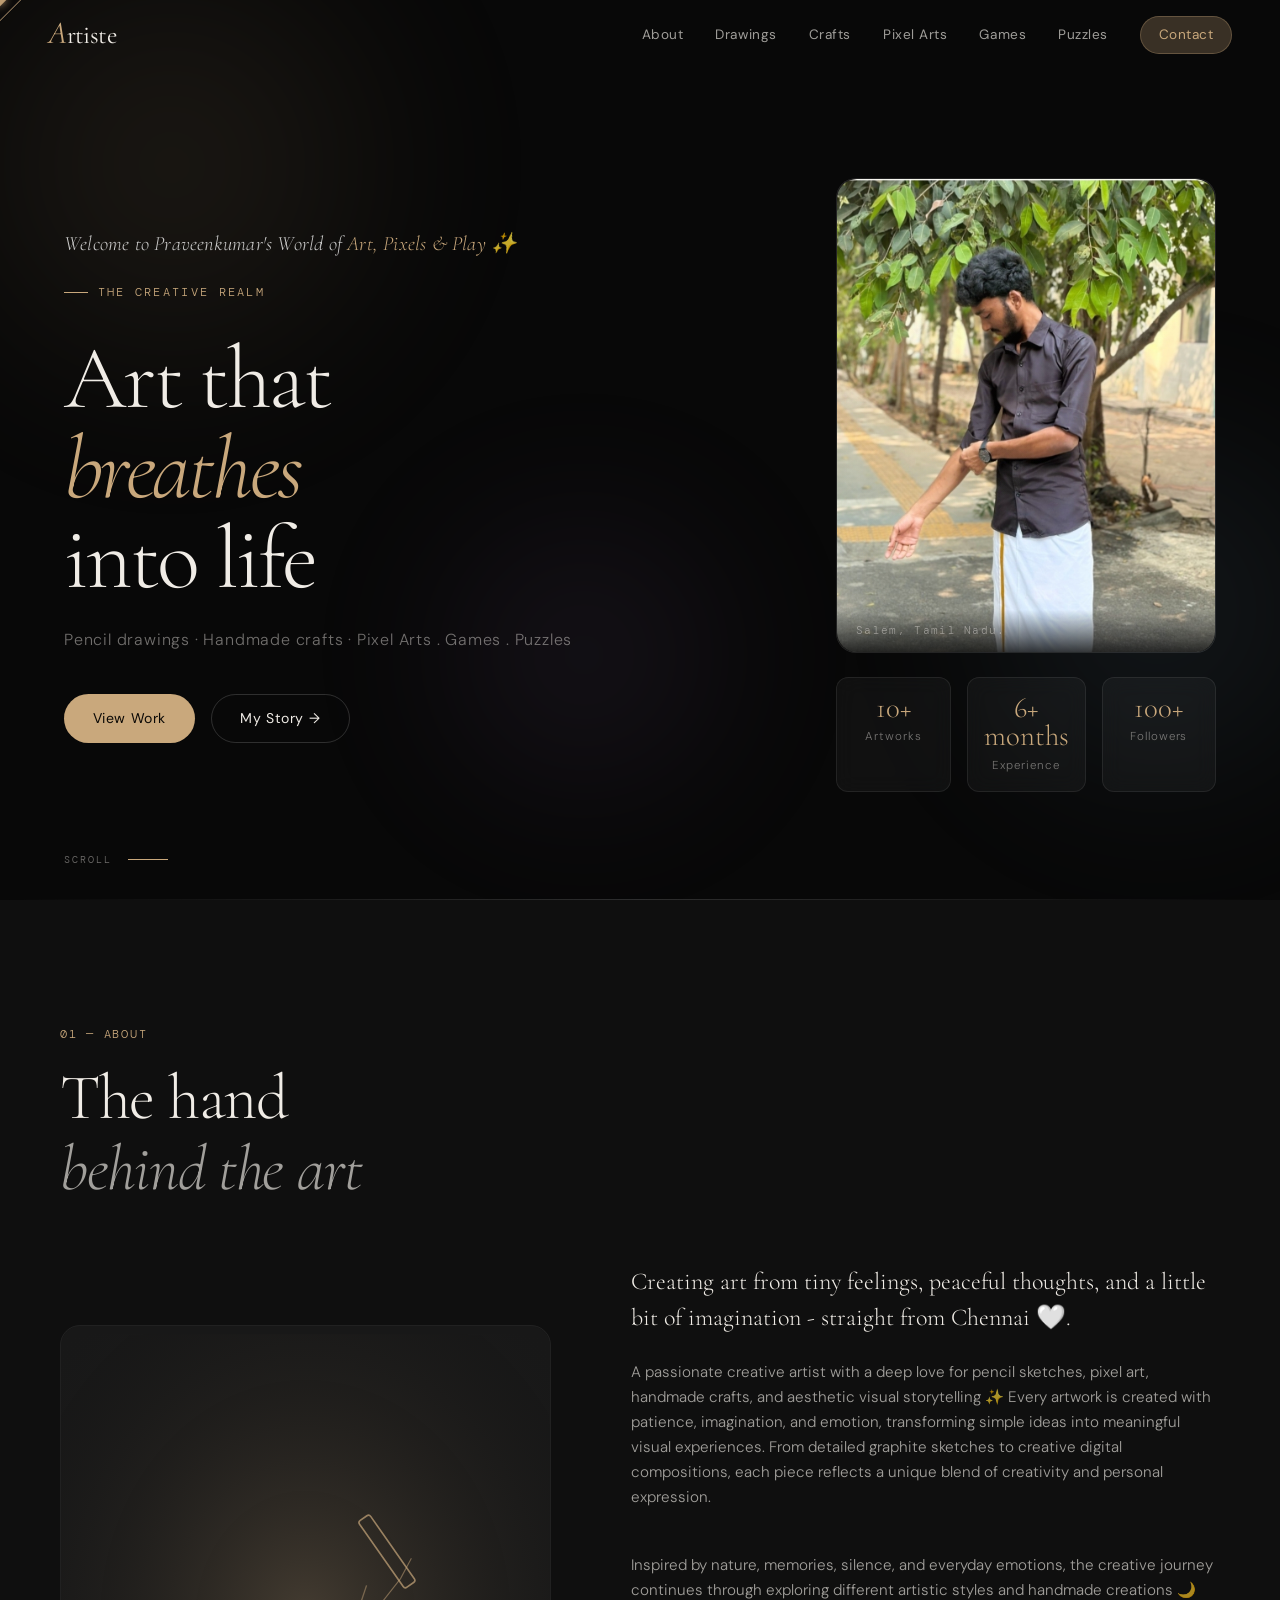
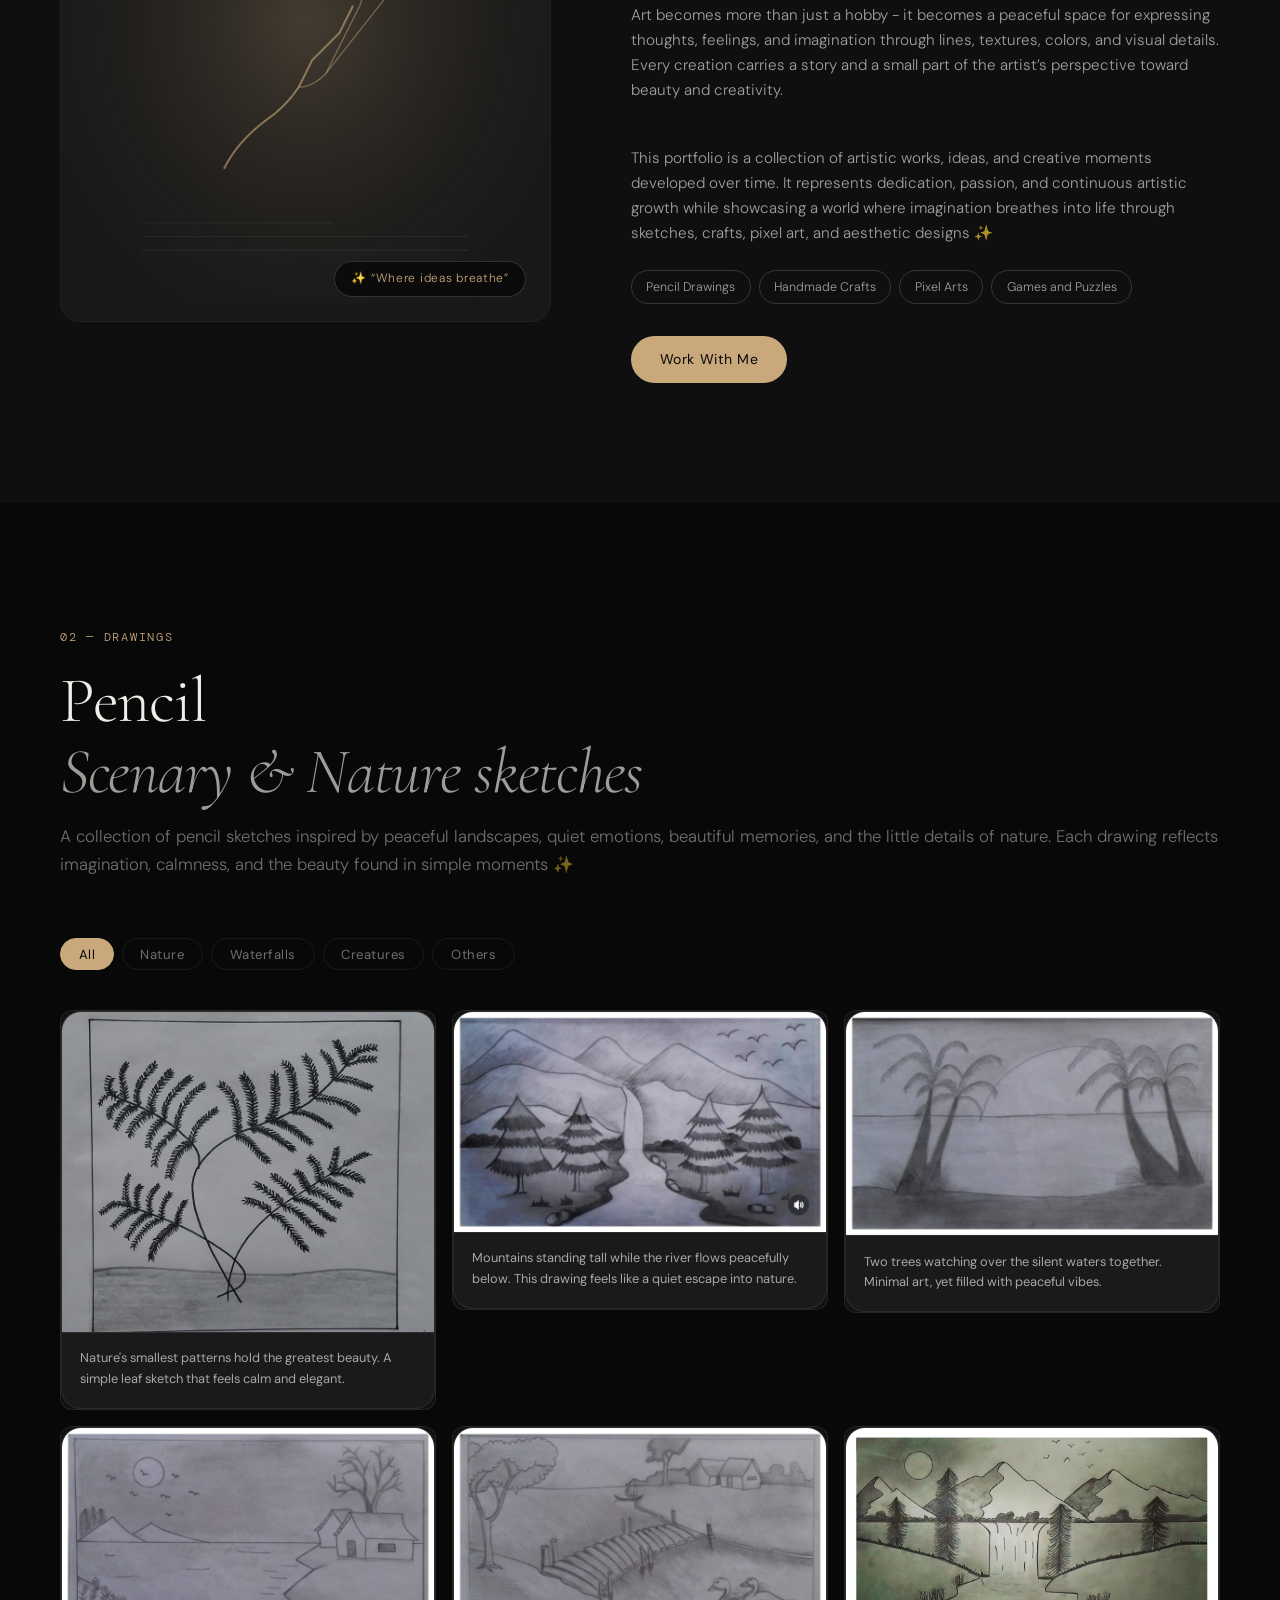
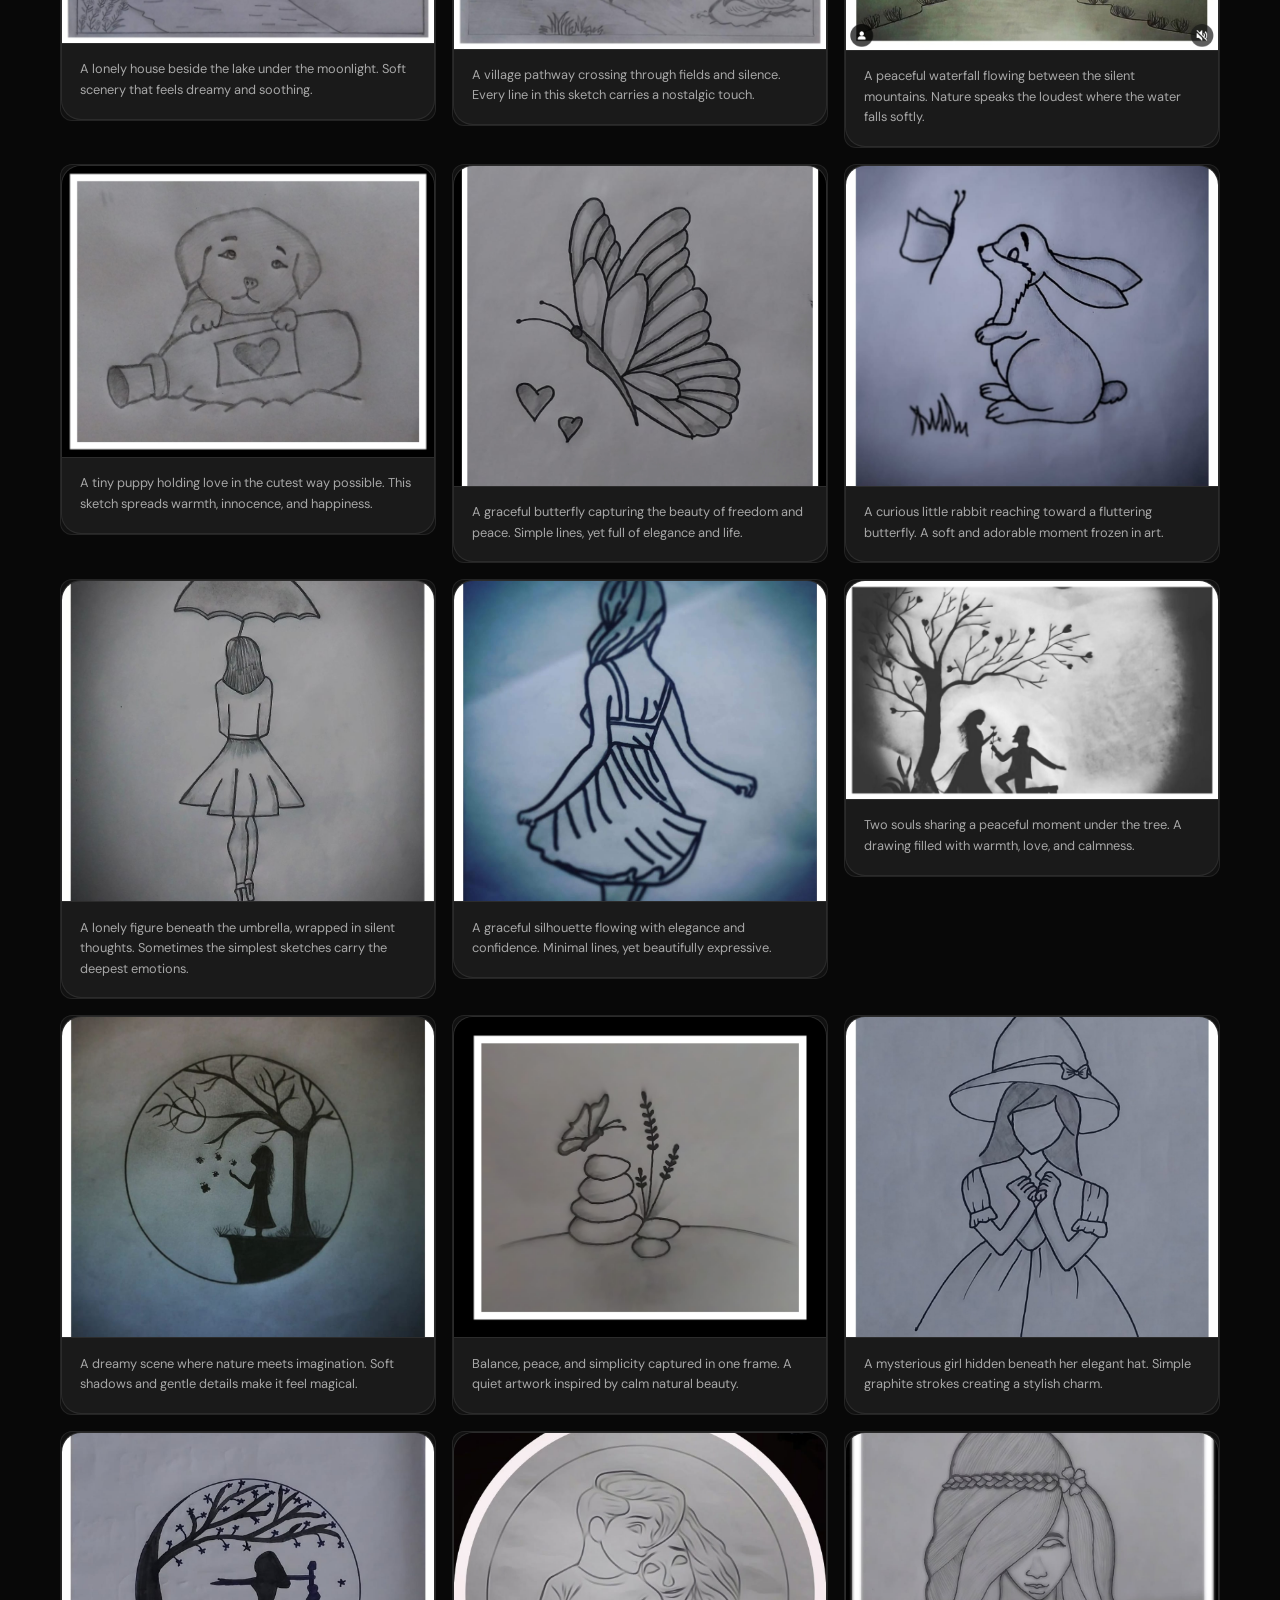
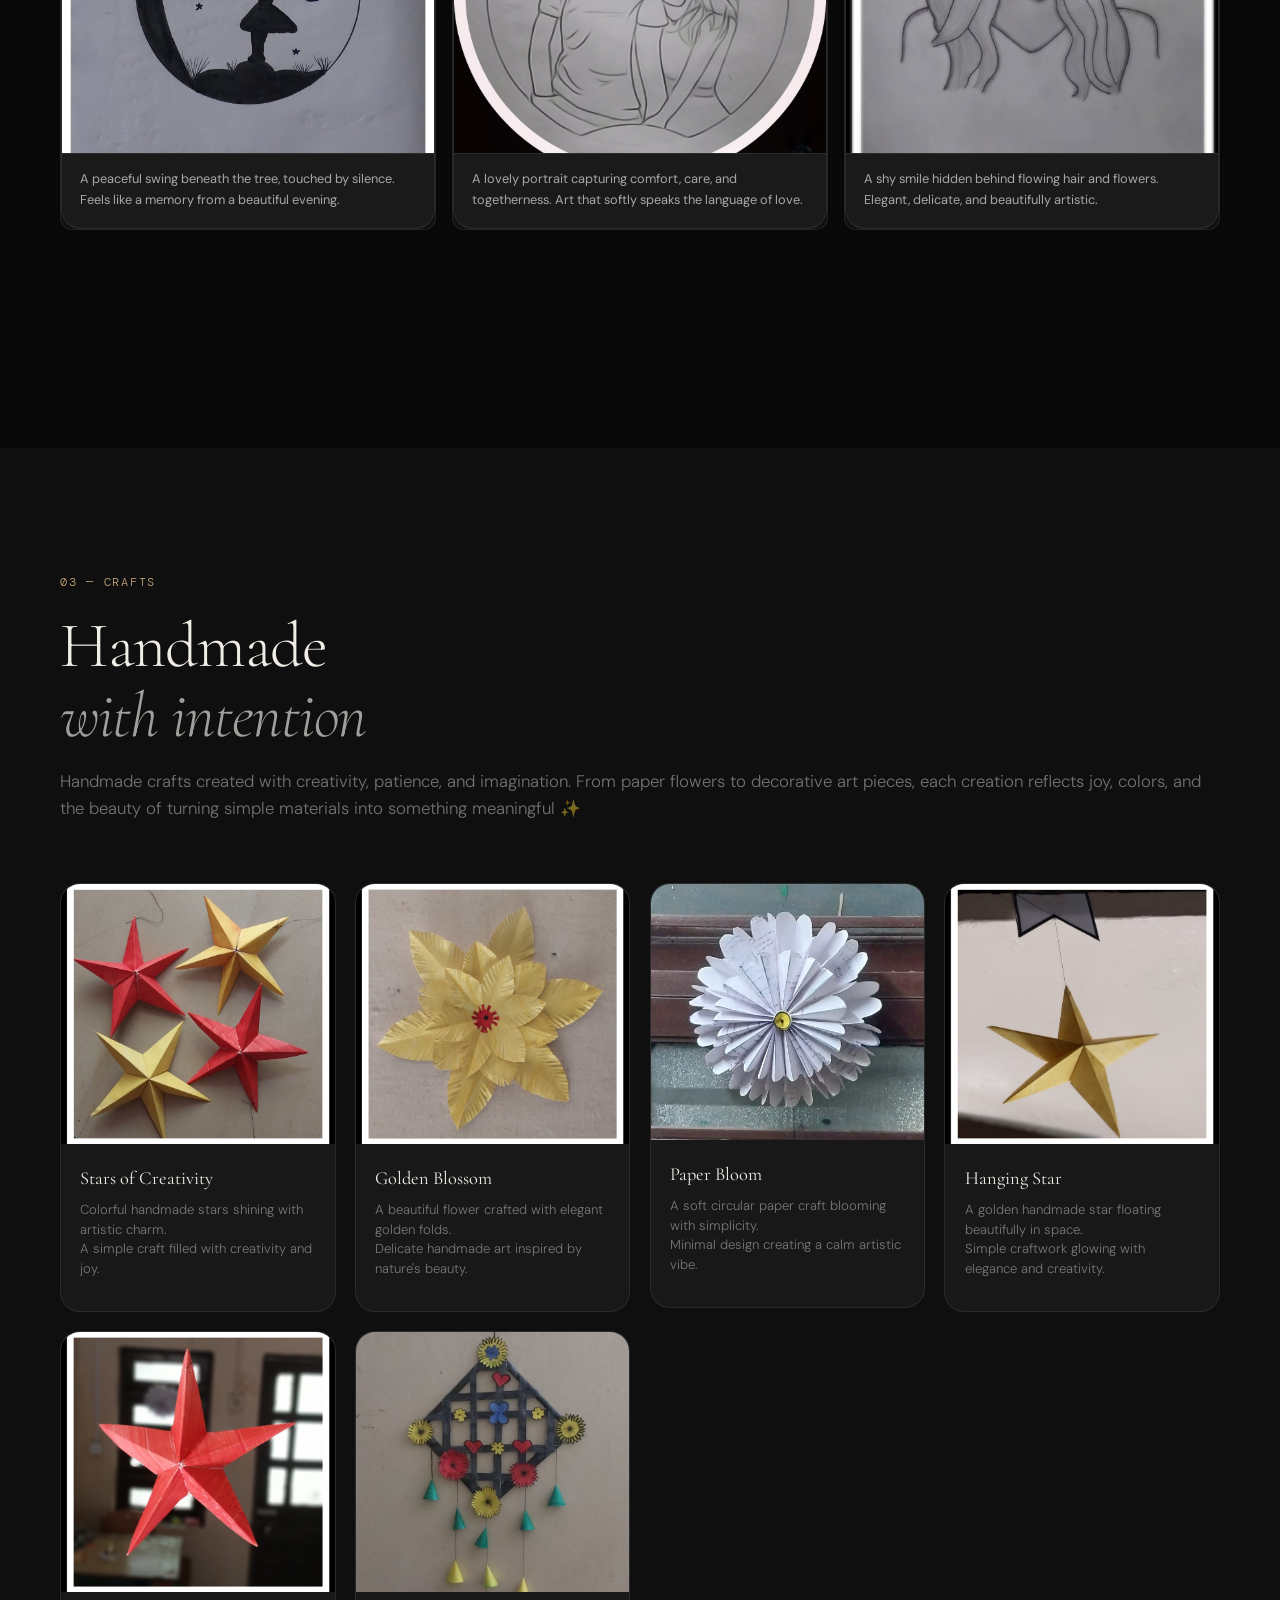
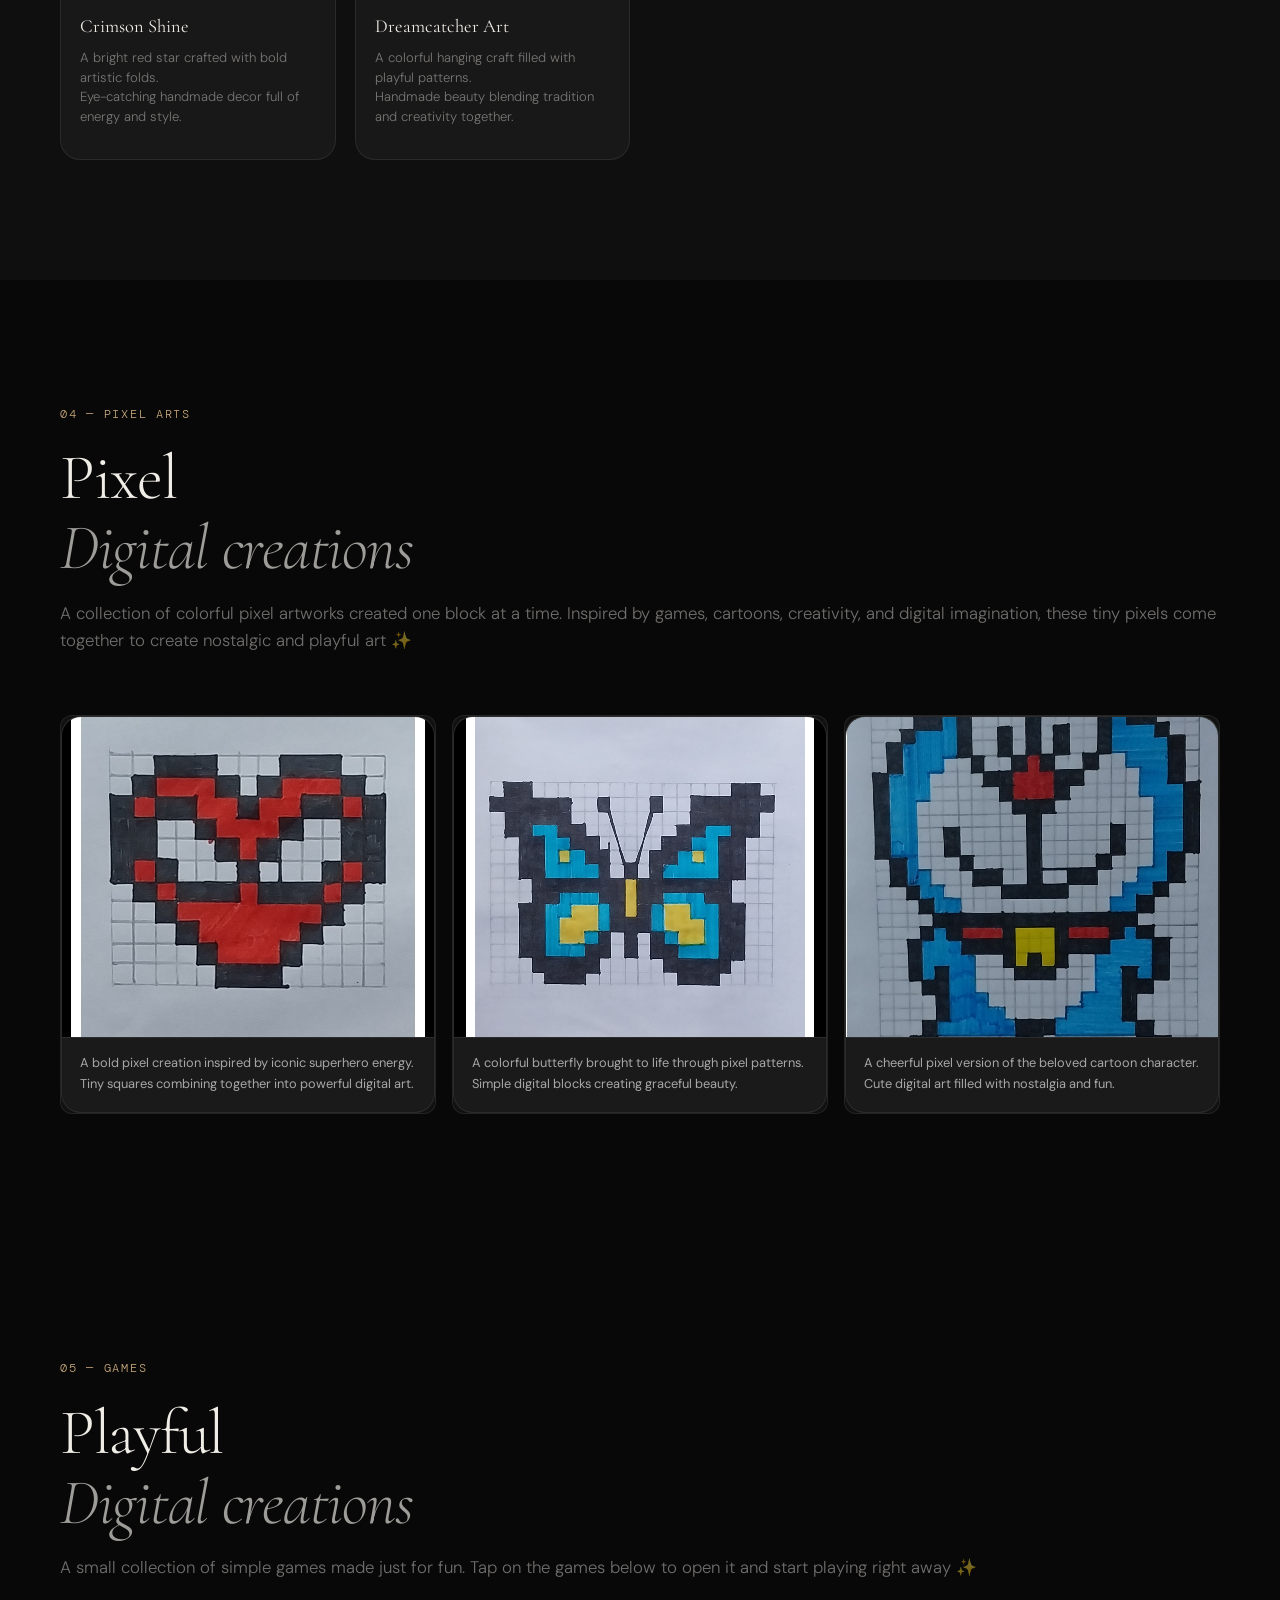
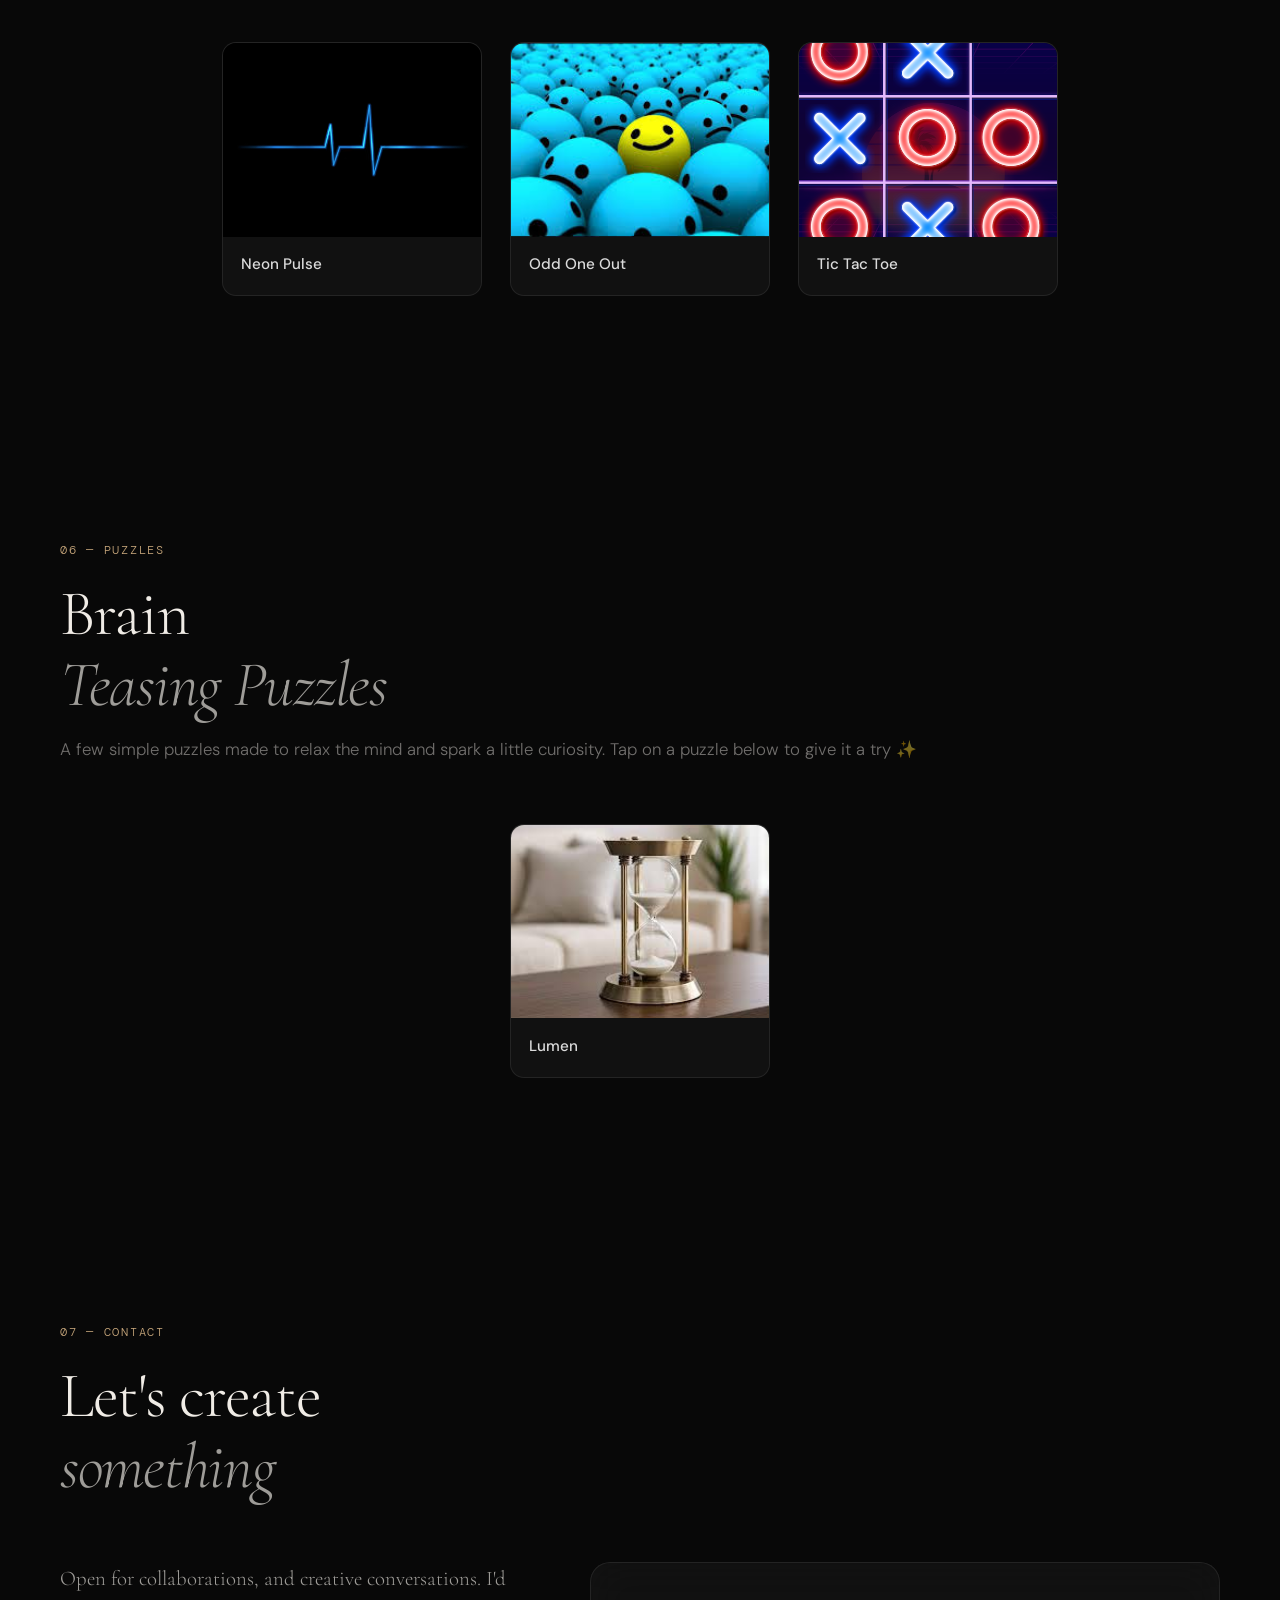
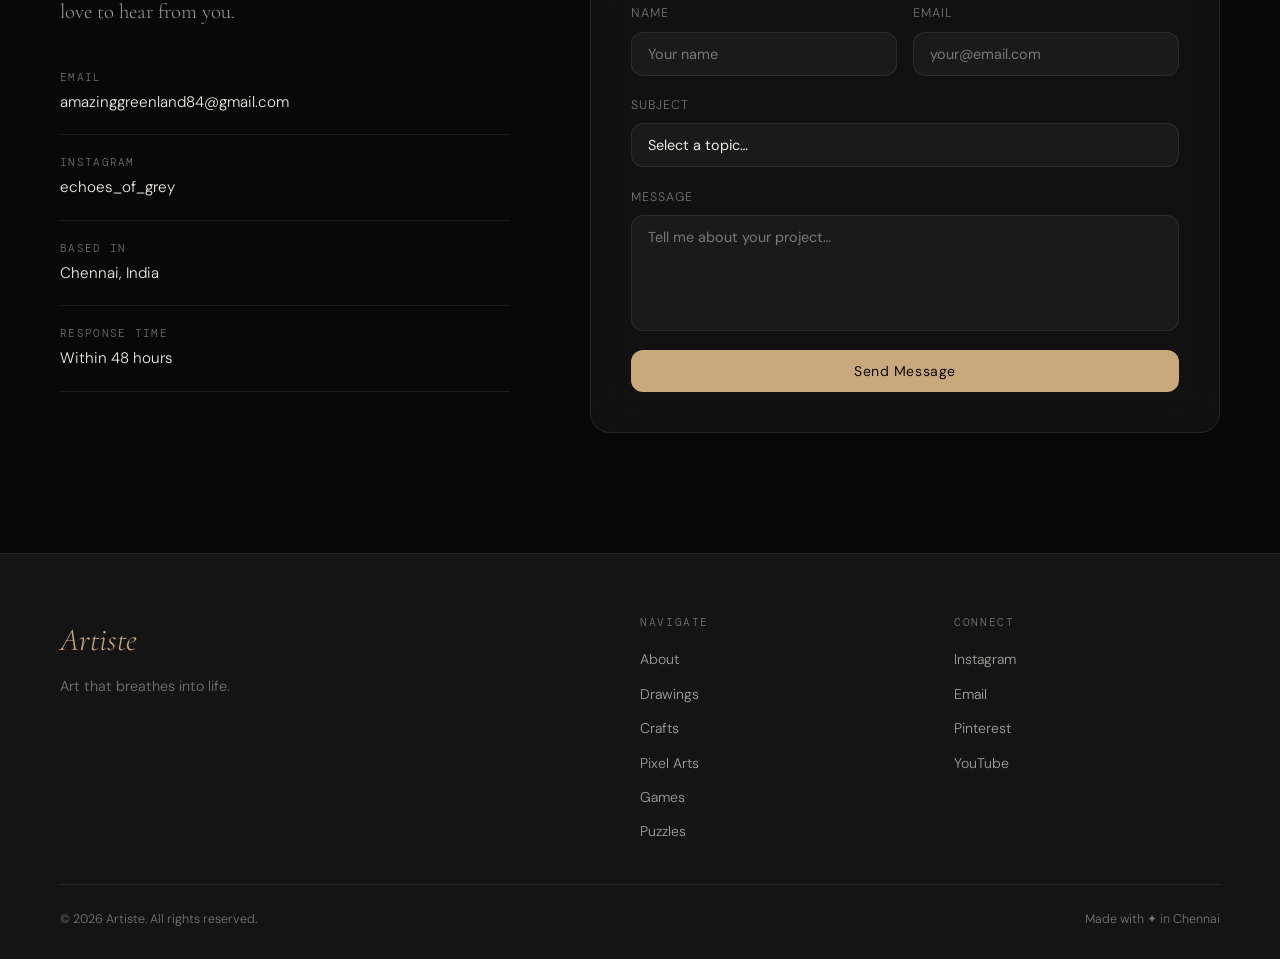
<file: praveenkumarg/01/index.html>
<!DOCTYPE html>
<html lang="en">
<head>
  <title>Praveenkumar G | Pencil Sketch Artist & Pixel Art Designer</title>

<meta name="description"
content="Praveenkumar G is an growing artist specializing in pencil sketches, pixel art, and handmade crafts. Explore nature drawings, digital pixel artworks, and playable games & puzzles.">

<meta name="keywords"
content="Praveenkumar G, Artist, Pencil Drawing, Pixel Art, Crafts, Art Portfolio, 
  Games, Puzzles, pencil sketches, aesthetic art portfolio website, 
  pencil sketch artist, nature pencil drawings, pixel art designer, 
  handmade paper crafts, digital artist India, freelance sketch artist, 
  graphite sketches, pencil art Chennai, Tamil Nadu artist, indie pixel art, 
  pixel art games, hand drawn illustrations, portrait sketches, 
  craft artist, paper craft designs, art commission artist, 
  creative portfolio website, online art gallery, sketch artist for hire, 
  digital sketch art, art and craft showcase, illustration portfolio, 
  Indian artist portfolio, artist website design, brain puzzles online, 
  playable web games">

<meta name="author" content="Praveenkumar G">

<meta property="og:title" content="Praveenkumar G | Artist Portfolio">
<meta property="og:description"
content="Pencil drawings, handmade crafts and digital artworks.">
<meta property="og:type" content="website">
  <meta charset="UTF-8" />
  <meta name="viewport" content="width=device-width, initial-scale=1.0" />
  <title>Praveenkumar G — Artist & Creator</title>
  <link rel="stylesheet" href="styles.css" />
  <link rel="preconnect" href="https://fonts.googleapis.com" />
  <link rel="preconnect" href="https://fonts.gstatic.com" crossorigin />
  <link href="https://fonts.googleapis.com/css2?family=Cormorant+Garamond:ital,wght@0,300;0,400;0,600;1,300;1,400&family=DM+Sans:wght@300;400;500&family=DM+Mono:wght@300;400&display=swap" rel="stylesheet" />

  <style>
    /* ══════════════════════════════════════════
       GALLERY CARD FIX — image on top, text below
       (matches the clean crafts-card style)
    ══════════════════════════════════════════ */

    /* Card shell */
    .gallery-card {
      background: rgba(255,255,255,0.04);
      border: 1px solid rgba(255,255,255,0.08);
      border-radius: 12px;
      overflow: hidden;
      display: flex;
      flex-direction: column;
      transition: transform 0.28s ease, box-shadow 0.28s ease;
    }

    .gallery-card:hover {
      transform: translateY(-4px);
      box-shadow: 0 16px 40px rgba(0,0,0,0.45);
    }

    .gallery-card-inner {
      display: flex;
      flex-direction: column;
      height: 100%;
    }

    /* Image section */
    .gallery-card .gallery-img-wrap {
      position: relative;
      overflow: hidden;
      width: 100%;
      flex-shrink: 0;
    }

    .gallery-card .gallery-img-wrap img {
      width: 100%;
      height: auto;
      max-height: 320px;
      object-fit: cover;
      display: block;
      transition: transform 0.4s ease;
    }

    .gallery-card:hover .gallery-img-wrap img {
      transform: scale(1.04);
    }

    /* Hover overlay (zoom icon only — no text inside image) */
    .gallery-overlay {
      position: absolute;
      inset: 0;
      background: rgba(0,0,0,0.38);
      display: flex;
      align-items: center;
      justify-content: center;
      opacity: 0;
      transition: opacity 0.25s ease;
      cursor: pointer;
    }

    .gallery-img-wrap:hover .gallery-overlay {
      opacity: 1;
    }

    .gallery-zoom {
      font-size: 1.5rem;
      color: #fff;
      background: rgba(255,255,255,0.14);
      border-radius: 50%;
      width: 50px;
      height: 50px;
      display: flex;
      align-items: center;
      justify-content: center;
      backdrop-filter: blur(6px);
      border: 1px solid rgba(255,255,255,0.25);
    }

    /* Text section — lives BELOW the image, never on top */
    .gallery-meta {
      padding: 0.95rem 1.1rem 1.15rem;
      position: static !important;
      background: transparent;
      transform: none !important;
      opacity: 1 !important;
    }

    .gallery-meta .gallery-title {
      font-size: 0.8rem;
      line-height: 1.6;
      color: rgba(255,255,255,0.62);
      margin: 0;
      font-weight: 400;
    }

    .gallery-meta .gallery-desc {
      font-size: 0.8rem;
      line-height: 1.6;
      color: rgba(255,255,255,0.62);
      margin: 0;
      font-weight: 400;
    }

    .hero-main-image{
    width:100%;
    height:100%;
    object-fit:cover;
    border-radius:20px;
    display:block;
    }

    /* Craft images */
    .craft-img-wrap img {
      width: 100%;
      height: auto;
      max-height: 260px;
      object-fit: cover;
      border-radius: inherit;
      display: block;
    }

    /* Instagram grid images */
    .insta-cell {
      position: relative;
      overflow: hidden;
    }
    .insta-cell img {
      position: absolute;
      inset: 0;
      width: 100%;
      height: 100%;
      object-fit: cover;
    }

    /* ══════════════════════════════════════════
       LIGHTBOX — full-screen image popup
    ══════════════════════════════════════════ */
    .lightbox {
      display: none;
      position: fixed;
      inset: 0;
      z-index: 99999;
      background: rgba(0, 0, 0, 0.93);
      align-items: center;
      justify-content: center;
      flex-direction: column;
      padding: 2rem;
      backdrop-filter: blur(10px);
      -webkit-backdrop-filter: blur(10px);
      animation: lbFadeIn 0.22s ease;
    }

    .lightbox.active {
      display: flex;
    }

    @keyframes lbFadeIn {
      from { opacity: 0; }
      to   { opacity: 1; }
    }

    /* Close button */
    .lightbox-close {
      position: fixed;
      top: 1.2rem;
      right: 1.4rem;
      background: rgba(255,255,255,0.1);
      border: 1px solid rgba(255,255,255,0.2);
      color: #fff;
      font-size: 1.2rem;
      width: 42px;
      height: 42px;
      border-radius: 50%;
      cursor: pointer;
      display: flex;
      align-items: center;
      justify-content: center;
      transition: background 0.2s;
      z-index: 100000;
    }

    .lightbox-close:hover {
      background: rgba(255,255,255,0.22);
    }

    /* Image */
    .lightbox-content {
      display: flex;
      align-items: center;
      justify-content: center;
      max-width: 90vw;
      max-height: 82vh;
      animation: lbImgPop 0.28s cubic-bezier(0.34,1.56,0.64,1);
    }

    @keyframes lbImgPop {
      from { transform: scale(0.88); opacity: 0; }
      to   { transform: scale(1);    opacity: 1; }
    }

    .lightbox-content img {
      max-width: 90vw;
      max-height: 82vh;
      width: auto;
      height: auto;
      object-fit: contain;
      border-radius: 8px;
      box-shadow: 0 24px 80px rgba(0,0,0,0.7);
    }

    /* Caption */
    .lightbox-caption {
      margin-top: 1.1rem;
      color: rgba(255,255,255,0.6);
      font-size: 0.82rem;
      text-align: center;
      max-width: 560px;
      line-height: 1.6;
    }

    /* Prev / Next arrows */
    .lightbox-prev,
    .lightbox-next {
      position: fixed;
      top: 50%;
      transform: translateY(-50%);
      background: rgba(255,255,255,0.08);
      border: 1px solid rgba(255,255,255,0.15);
      color: #fff;
      font-size: 1.4rem;
      width: 46px;
      height: 46px;
      border-radius: 50%;
      cursor: pointer;
      display: flex;
      align-items: center;
      justify-content: center;
      transition: background 0.2s;
      z-index: 100000;
    }

    .lightbox-prev { left: 1.2rem; }
    .lightbox-next { right: 1.2rem; }

    .lightbox-prev:hover,
    .lightbox-next:hover {
      background: rgba(255,255,255,0.2);
    }

    /* Mobile fix: make Pencil Arts and Pixel Arts match the Crafts cards */
    #drawings .gallery-grid,
    #pixel-arts .gallery-grid {
      align-items: start;
    }

    #drawings .gallery-card,
    #pixel-arts .gallery-card {
      min-width: 0;
    }

    @media (max-width: 768px) {
      #drawings .gallery-grid,
      #pixel-arts .gallery-grid {
        display: grid !important;
        grid-template-columns: repeat(2, minmax(0, 1fr)) !important;
        grid-auto-flow: row !important;
        grid-auto-rows: auto !important;
        align-items: start !important;
        gap: 1.55rem 1.25rem !important;
      }

      #drawings .gallery-card,
      #pixel-arts .gallery-card {
        width: 100% !important;
        min-width: 0 !important;
        height: auto !important;
        min-height: 0 !important;
        grid-column: auto !important;
        grid-row: auto !important;
        margin: 0 !important;
        transform: none !important;
        break-inside: avoid;
        border-radius: 18px !important;
        overflow: hidden !important;
      }

      #drawings .gallery-card-inner,
      #pixel-arts .gallery-card-inner {
        display: flex !important;
        flex-direction: column !important;
        height: auto !important;
      }

      #drawings .gallery-img-wrap,
      #pixel-arts .gallery-img-wrap {
        position: relative !important;
        width: 100% !important;
        height: clamp(128px, 44vw, 190px) !important;
        min-height: clamp(128px, 44vw, 190px) !important;
        aspect-ratio: 1 / 1 !important;
        overflow: hidden !important;
        flex: 0 0 auto !important;
      }

      #drawings .gallery-img-wrap img,
      #pixel-arts .gallery-img-wrap img {
        position: absolute !important;
        inset: 0 !important;
        width: 100% !important;
        height: 100% !important;
        max-height: none !important;
        object-fit: cover !important;
        display: block !important;
      }

      #drawings .gallery-meta,
      #pixel-arts .gallery-meta {
        position: static !important;
        flex: 1 1 auto !important;
        padding: 0.95rem 1rem 1.1rem !important;
        transform: none !important;
        opacity: 1 !important;
      }

      #drawings .gallery-title,
      #drawings .gallery-desc,
      #pixel-arts .gallery-title,
      #pixel-arts .gallery-desc {
        font-size: 0.95rem !important;
        line-height: 1.55 !important;
        overflow-wrap: anywhere;
      }
    }

    @media (max-width: 380px) {
      #drawings .gallery-grid,
      #pixel-arts .gallery-grid {
        gap: 1.25rem 0.9rem !important;
      }

      #drawings .gallery-img-wrap,
      #pixel-arts .gallery-img-wrap {
        height: clamp(118px, 43vw, 160px) !important;
        min-height: clamp(118px, 43vw, 160px) !important;
      }

      #drawings .gallery-meta,
      #pixel-arts .gallery-meta {
        padding: 0.8rem 0.85rem 0.95rem !important;
      }

      #drawings .gallery-title,
      #drawings .gallery-desc,
      #pixel-arts .gallery-title,
      #pixel-arts .gallery-desc {
        font-size: 0.88rem !important;
      }
    }

    /* ══════════════════════════════════════════
       HERO WELCOME LINE
    ══════════════════════════════════════════ */
    .hero-welcome {
      font-family: 'Cormorant Garamond', serif;
      font-size: clamp(1rem, 1.6vw, 1.3rem);
      font-style: italic;
      letter-spacing: 0.01em;
      color: rgba(255,255,255,0.78);
      margin: 0 0 0.9rem;
    }

    .hero-welcome em {
      font-style: italic;
      color: #c9a87c;
    }

    /* ══════════════════════════════════════════
       GAMES & PUZZLES — playable card grid
    ══════════════════════════════════════════ */
   .play-grid {
  display: grid;
  grid-template-columns: repeat(auto-fit, minmax(220px, 260px));
  gap: 1.75rem;
  justify-content: center;
  width: 100%;   /* 👈 add this */
}

    .play-card {
      display: block;
      text-decoration: none;
      background: rgba(255,255,255,0.04);
      border: 1px solid rgba(255,255,255,0.08);
      border-radius: 14px;
      overflow: hidden;
      transition: transform 0.28s ease, box-shadow 0.28s ease, border-color 0.28s ease;
    }

    .play-card:hover {
      transform: translateY(-5px);
      box-shadow: 0 18px 44px rgba(0,0,0,0.45);
      border-color: rgba(201,168,124,0.4);
    }

    .play-img-wrap {
      position: relative;
      width: 100%;
      aspect-ratio: 4 / 3;
      overflow: hidden;
      background: linear-gradient(135deg, rgba(201,168,124,0.18), rgba(0,0,0,0.2));
    }

    .play-img-wrap img {
      width: 100%;
      height: 100%;
      object-fit: cover;
      display: block;
      transition: transform 0.4s ease;
    }

    .play-card:hover .play-img-wrap img {
      transform: scale(1.05);
    }

    .play-overlay {
      position: absolute;
      inset: 0;
      background: rgba(0,0,0,0.32);
      display: flex;
      align-items: center;
      justify-content: center;
      opacity: 0;
      transition: opacity 0.25s ease;
    }

    .play-card:hover .play-overlay {
      opacity: 1;
    }

    .play-action {
      font-family: 'DM Sans', sans-serif;
      font-size: 0.78rem;
      letter-spacing: 0.06em;
      text-transform: uppercase;
      color: #fff;
      padding: 0.55rem 1.1rem;
      border: 1px solid rgba(255,255,255,0.4);
      border-radius: 999px;
      backdrop-filter: blur(6px);
      background: rgba(255,255,255,0.08);
    }

    .play-title {
      margin: 0;
      padding: 0.95rem 1.1rem 1.15rem;
      font-family: 'DM Sans', sans-serif;
      font-size: 0.95rem;
      font-weight: 500;
      color: rgba(255,255,255,0.85);
    }

    /* ══════════════════════════════════════════
       CUSTOM CURSOR — facet diamond + orbiting ring
       (overrides whatever .cursor/.cursor-trail
       are set to in styles.css)
    ══════════════════════════════════════════ */
    .cursor {
      width: 9px !important;
      height: 9px !important;
      border-radius: 0 !important;
      background: #c9a87c !important;
      box-shadow: 0 0 8px rgba(201,168,124,0.9) !important;
      transform: translate(-50%, -50%) rotate(45deg) !important;
      mix-blend-mode: difference;
    }

    .cursor-trail {
      width: 30px !important;
      height: 30px !important;
      border-radius: 0 !important;
      border: 1px solid rgba(201,168,124,0.55) !important;
      background: transparent !important;
      transform: translate(-50%, -50%) rotate(45deg) !important;
      animation: cursorSpin 6s linear infinite;
    }

    @keyframes cursorSpin {
      from { transform: translate(-50%, -50%) rotate(45deg); }
      to   { transform: translate(-50%, -50%) rotate(405deg); }
    }
  </style>
</head>
<body>

  <!-- Custom Cursor -->
  <div class="cursor" id="cursor"></div>
  <div class="cursor-trail" id="cursorTrail"></div>

  <!-- Ambient background orbs -->
  <div class="bg-orbs">
    <div class="orb orb-1"></div>
    <div class="orb orb-2"></div>
    <div class="orb orb-3"></div>
  </div>

  <!-- NAV -->
  <nav class="nav" id="nav">
    <a href="#home" class="nav-logo">
      <span class="logo-initial">A</span>
      <span class="logo-text">rtiste</span>
    </a>
    <div class="nav-links" id="navLinks">
      <a href="#about" class="nav-link">About</a>
      <a href="#drawings" class="nav-link">Drawings</a>
      <a href="#crafts" class="nav-link">Crafts</a>
      <a href="#pixel-arts" class="nav-link">Pixel Arts</a>
      <a href="#games" class="nav-link">Games</a>
      <a href="#puzzles" class="nav-link">Puzzles</a>
      <a href="#contact" class="nav-link nav-link--cta">Contact</a>
    </div>
    <button class="hamburger" id="hamburger" aria-label="Menu">
      <span></span><span></span><span></span>
    </button>
  </nav>

  <!-- HERO -->
  <section class="hero" id="home">
    <div class="hero-content">
      <p class="hero-welcome reveal-up">Welcome to Praveenkumar's World of <em>Art, Pixels &amp; Play</em> ✨</p>
      <div class="hero-tag reveal-up">The Creative Realm</div>
      <h1 class="hero-title reveal-up">
        <span class="hero-title-line">Art that</span>
        <span class="hero-title-line italic">breathes</span>
        <span class="hero-title-line">into life</span>
      </h1>
      <p class="hero-sub reveal-up">Pencil drawings · Handmade crafts · Pixel Arts  . Games . Puzzles</p>
      <div class="hero-actions reveal-up">
        <a href="#drawings" class="btn btn-primary">View Work</a>
        <a href="#about" class="btn btn-ghost">My Story →</a>
      </div>
    </div>
    <div class="hero-visual">
      <div class="hero-frame">
         <div class="hero-img-placeholder">
            <img 
              src="images/profile-art.jpeg.jpg" 
              alt="Featured Artwork"
              class="hero-main-image"
            />
          </div>
        <div class="hero-frame-label">Salem, Tamil Nadu.</div>
      </div>
      <div class="hero-stat-stack">
        <div class="hero-stat">
          <span class="stat-num">10+</span>
          <span class="stat-label">Artworks</span>
        </div>
        <div class="hero-stat">
          <span class="stat-num">6+ months</span>
          <span class="stat-label">Experience</span>
        </div>
        <div class="hero-stat">
          <span class="stat-num">100+ </span>
          <span class="stat-label">Followers</span>
        </div>
      </div>
    </div>
    <div class="hero-scroll-hint">
      <span>Scroll</span>
      <div class="scroll-line"></div>
    </div>
  </section>

  <!-- ABOUT -->
  <section class="about section" id="about">
    <div class="container">
      <div class="section-header reveal-up">
        <span class="section-tag">01 — About</span>
        <h2 class="section-title">The hand<br/><em>behind the art</em></h2>
      </div>
      <div class="about-grid">
        <div class="about-img-col reveal-left">
          <div class="about-img-wrap">
            <div class="about-img-placeholder">
              <svg viewBox="0 0 360 420" xmlns="http://www.w3.org/2000/svg">
                <defs>
                  <radialGradient id="ag" cx="50%" cy="50%" r="70%">
                    <stop offset="0%" stop-color="#c9a87c" stop-opacity="0.25"/>
                    <stop offset="100%" stop-color="#0d0d0d" stop-opacity="0"/>
                  </radialGradient>
                </defs>
                <rect width="360" height="420" fill="url(#ag)"/>
                <path d="M120 320 Q130 300 150 285 Q165 275 175 260 L185 240 L205 220 L215 200" fill="none" stroke="#c9a87c" stroke-width="1.5" opacity="0.6"/>
                <path d="M175 260 Q185 260 195 250 L220 200 L225 185" fill="none" stroke="#c9a87c" stroke-width="1" opacity="0.45"/>
                <path d="M195 250 L250 180 L258 165" fill="none" stroke="#c9a87c" stroke-width="0.8" opacity="0.5"/>
                <rect x="235" y="130" width="10" height="60" rx="2" fill="none" stroke="#c9a87c" stroke-width="1.2" opacity="0.7" transform="rotate(-35 240 160)"/>
                <line x1="60" y1="380" x2="300" y2="380" stroke="#ffffff" stroke-width="0.4" opacity="0.15"/>
                <line x1="60" y1="370" x2="300" y2="370" stroke="#ffffff" stroke-width="0.4" opacity="0.1"/>
                <line x1="60" y1="360" x2="200" y2="360" stroke="#ffffff" stroke-width="0.4" opacity="0.1"/>
              </svg>
            </div>
            <div class="about-tag-chip">✨ “Where ideas breathe”</div>
          </div>
        </div>
        <div class="about-text-col reveal-right">
          <p class="about-lead">Creating art from tiny feelings, peaceful thoughts, and a little bit of imagination - straight from Chennai 🤍.</p>
     
          <p class="about-body">
            A passionate creative artist with a deep love for pencil sketches, pixel art, handmade crafts, and aesthetic visual storytelling ✨ 
            Every artwork is created with patience, imagination, and emotion, transforming simple ideas into meaningful visual experiences. 
            From detailed graphite sketches to creative digital compositions, each piece reflects a unique blend of creativity and personal expression.
          </p>
          <br>
          <p class="about-body">
            Inspired by nature, memories, silence, and everyday emotions, the creative journey continues through exploring different artistic styles and handmade creations 🌙 
            Art becomes more than just a hobby - it becomes a peaceful space for expressing thoughts, feelings, and imagination through lines, textures, colors,
            and visual details. Every creation carries a story and a small part of the artist’s perspective toward beauty and creativity.
          </p>
          <br>
          <p class="about-body">
            This portfolio is a collection of artistic works, ideas, and creative moments developed over time. It represents dedication, passion, and 
            continuous artistic growth while showcasing a world where imagination breathes into life through sketches, crafts, pixel art, and aesthetic designs ✨
          </p>

          <div class="about-skills">
            <div class="skill-pill">Pencil Drawings</div>
            <div class="skill-pill">Handmade Crafts</div>
            <div class="skill-pill">Pixel Arts</div>
            <div class="skill-pill">Games and Puzzles</div>
          </div>
          <a href="#contact" class="btn btn-primary" style="margin-top:2rem">Work With Me</a>
        </div>
      </div>
    </div>
  </section>

  <!-- PENCIL DRAWINGS GALLERY -->
  <section class="gallery-section section" id="drawings">
    <div class="container">
      <div class="section-header reveal-up">
        <span class="section-tag">02 — Drawings</span>
        <h2 class="section-title">Pencil<br/><em>Scenary &amp; Nature sketches</em></h2>
        <p class="section-desc reveal-up">
          A collection of pencil sketches inspired by peaceful landscapes, quiet emotions, beautiful memories, and the little details of nature. Each drawing reflects imagination, calmness, and the beauty found in simple moments ✨
        </p>
      </div>

      <!-- Filter buttons -->
      <div class="gallery-filters reveal-up">
        <button class="filter-btn active" data-filter="all">All</button>
        <button class="filter-btn" data-filter="nature">Nature</button>
        <button class="filter-btn" data-filter="waterfalls">Waterfalls</button>
        <button class="filter-btn" data-filter="creatures">Creatures</button>
        <button class="filter-btn" data-filter="others">Others</button>
      </div>

      <div class="gallery-grid" id="drawingsGrid">

        <!-- ── NATURE (5 images) ── -->
        <div class="gallery-card" data-category="nature">
          <div class="gallery-card-inner">
            <div class="gallery-img-wrap">
              <img src="images/pencil-arts/nature/1.jpeg" alt="Nature sketch 1" loading="lazy" />
              <div class="gallery-overlay"><span class="gallery-zoom">↗</span></div>
            </div>
            <div class="gallery-meta">
              <h3 class="gallery-title">Nature's smallest patterns hold the greatest beauty. A simple leaf sketch that feels calm and elegant.</h3>
            </div>
          </div>
        </div>

        <div class="gallery-card" data-category="nature">
          <div class="gallery-card-inner">
            <div class="gallery-img-wrap">
              <img src="images/pencil-arts/nature/2.jpeg" alt="Nature sketch 2" loading="lazy" />
              <div class="gallery-overlay"><span class="gallery-zoom">↗</span></div>
            </div>
            <div class="gallery-meta">
              <h3 class="gallery-title">Mountains standing tall while the river flows peacefully below. This drawing feels like a quiet escape into nature.</h3>
            </div>
          </div>
        </div>

        <div class="gallery-card" data-category="nature">
          <div class="gallery-card-inner">
            <div class="gallery-img-wrap">
              <img src="images/pencil-arts/nature/3.jpeg" alt="Nature sketch 3" loading="lazy" />
              <div class="gallery-overlay"><span class="gallery-zoom">↗</span></div>
            </div>
            <div class="gallery-meta">
              <h3 class="gallery-title">Two trees watching over the silent waters together. Minimal art, yet filled with peaceful vibes.</h3>
            </div>
          </div>
        </div>

        <div class="gallery-card" data-category="nature">
          <div class="gallery-card-inner">
            <div class="gallery-img-wrap">
              <img src="images/pencil-arts/nature/4.jpeg" alt="Nature sketch 4" loading="lazy" />
              <div class="gallery-overlay"><span class="gallery-zoom">↗</span></div>
            </div>
            <div class="gallery-meta">
              <h3 class="gallery-title">A lonely house beside the lake under the moonlight. Soft scenery that feels dreamy and soothing.</h3>
            </div>
          </div>
        </div>

        <div class="gallery-card" data-category="nature">
          <div class="gallery-card-inner">
            <div class="gallery-img-wrap">
              <img src="images/pencil-arts/nature/5.jpeg" alt="Nature sketch 5" loading="lazy" />
              <div class="gallery-overlay"><span class="gallery-zoom">↗</span></div>
            </div>
            <div class="gallery-meta">
              <h3 class="gallery-title">A village pathway crossing through fields and silence. Every line in this sketch carries a nostalgic touch.</h3>
            </div>
          </div>
        </div>

        <!-- ── WATERFALLS (1 image) ── -->
        <div class="gallery-card" data-category="waterfalls">
          <div class="gallery-card-inner">
            <div class="gallery-img-wrap">
              <img src="images/pencil-arts/waterfalls/1.jpeg" alt="Waterfall sketch" loading="lazy" />
              <div class="gallery-overlay"><span class="gallery-zoom">↗</span></div>
            </div>
            <div class="gallery-meta">
              <h3 class="gallery-title">A peaceful waterfall flowing between the silent mountains. Nature speaks the loudest where the water falls softly.</h3>
            </div>
          </div>
        </div>

        <!-- ── CREATURES (3 images) ── -->
        <div class="gallery-card" data-category="creatures">
          <div class="gallery-card-inner">
            <div class="gallery-img-wrap">
              <img src="images/pencil-arts/creatures/1.jpeg" alt="Creature sketch 1" loading="lazy" />
              <div class="gallery-overlay"><span class="gallery-zoom">↗</span></div>
            </div>
            <div class="gallery-meta">
              <h3 class="gallery-title">A tiny puppy holding love in the cutest way possible. This sketch spreads warmth, innocence, and happiness.</h3>
            </div>
          </div>
        </div>

        <div class="gallery-card" data-category="creatures">
          <div class="gallery-card-inner">
            <div class="gallery-img-wrap">
              <img src="images/pencil-arts/creatures/2.jpeg" alt="Creature sketch 2" loading="lazy" />
              <div class="gallery-overlay"><span class="gallery-zoom">↗</span></div>
            </div>
            <div class="gallery-meta">
              <h3 class="gallery-title">A graceful butterfly capturing the beauty of freedom and peace. Simple lines, yet full of elegance and life.</h3>
            </div>
          </div>
        </div>

        <div class="gallery-card" data-category="creatures">
          <div class="gallery-card-inner">
            <div class="gallery-img-wrap">
              <img src="images/pencil-arts/creatures/3.jpeg" alt="Creature sketch 3" loading="lazy" />
              <div class="gallery-overlay"><span class="gallery-zoom">↗</span></div>
            </div>
            <div class="gallery-meta">
              <h3 class="gallery-title">A curious little rabbit reaching toward a fluttering butterfly. A soft and adorable moment frozen in art.</h3>
            </div>
          </div>
        </div>

        <!-- ── OTHERS (9 images) ── -->
        <div class="gallery-card" data-category="others">
          <div class="gallery-card-inner">
            <div class="gallery-img-wrap">
              <img src="images/pencil-arts/others/1.jpeg" alt="Other sketch 1" loading="lazy" />
              <div class="gallery-overlay"><span class="gallery-zoom">↗</span></div>
            </div>
            <div class="gallery-meta">
              <p class="gallery-desc">A lonely figure beneath the umbrella, wrapped in silent thoughts. Sometimes the simplest sketches carry the deepest emotions.</p>
            </div>
          </div>
        </div>

        <div class="gallery-card" data-category="others">
          <div class="gallery-card-inner">
            <div class="gallery-img-wrap">
              <img src="images/pencil-arts/others/2.jpeg" alt="Other sketch 2" loading="lazy" />
              <div class="gallery-overlay"><span class="gallery-zoom">↗</span></div>
            </div>
            <div class="gallery-meta">
              <p class="gallery-desc">A graceful silhouette flowing with elegance and confidence. Minimal lines, yet beautifully expressive.</p>
            </div>
          </div>
        </div>

        <div class="gallery-card" data-category="others">
          <div class="gallery-card-inner">
            <div class="gallery-img-wrap">
              <img src="images/pencil-arts/others/3.jpeg" alt="Other sketch 3" loading="lazy" />
              <div class="gallery-overlay"><span class="gallery-zoom">↗</span></div>
            </div>
            <div class="gallery-meta">
              <p class="gallery-desc">Two souls sharing a peaceful moment under the tree. A drawing filled with warmth, love, and calmness.</p>
            </div>
          </div>
        </div>

        <div class="gallery-card" data-category="others">
          <div class="gallery-card-inner">
            <div class="gallery-img-wrap">
              <img src="images/pencil-arts/others/4.jpeg" alt="Other sketch 4" loading="lazy" />
              <div class="gallery-overlay"><span class="gallery-zoom">↗</span></div>
            </div>
            <div class="gallery-meta">
              <p class="gallery-desc">A dreamy scene where nature meets imagination. Soft shadows and gentle details make it feel magical.</p>
            </div>
          </div>
        </div>

        <div class="gallery-card" data-category="others">
          <div class="gallery-card-inner">
            <div class="gallery-img-wrap">
              <img src="images/pencil-arts/others/5.jpeg" alt="Other sketch 5" loading="lazy" />
              <div class="gallery-overlay"><span class="gallery-zoom">↗</span></div>
            </div>
            <div class="gallery-meta">
              <p class="gallery-desc">Balance, peace, and simplicity captured in one frame. A quiet artwork inspired by calm natural beauty.</p>
            </div>
          </div>
        </div>

        <div class="gallery-card" data-category="others">
          <div class="gallery-card-inner">
            <div class="gallery-img-wrap">
              <img src="images/pencil-arts/others/6.jpeg" alt="Other sketch 6" loading="lazy" />
              <div class="gallery-overlay"><span class="gallery-zoom">↗</span></div>
            </div>
            <div class="gallery-meta">
              <p class="gallery-desc">A mysterious girl hidden beneath her elegant hat. Simple graphite strokes creating a stylish charm.</p>
            </div>
          </div>
        </div>

        <div class="gallery-card" data-category="others">
          <div class="gallery-card-inner">
            <div class="gallery-img-wrap">
              <img src="images/pencil-arts/others/7.jpeg" alt="Other sketch 7" loading="lazy" />
              <div class="gallery-overlay"><span class="gallery-zoom">↗</span></div>
            </div>
            <div class="gallery-meta">
              <p class="gallery-desc">A peaceful swing beneath the tree, touched by silence. Feels like a memory from a beautiful evening.</p>
            </div>
          </div>
        </div>

        <div class="gallery-card" data-category="others">
          <div class="gallery-card-inner">
            <div class="gallery-img-wrap">
              <img src="images/pencil-arts/others/8.jpeg" alt="Other sketch 8" loading="lazy" />
              <div class="gallery-overlay"><span class="gallery-zoom">↗</span></div>
            </div>
            <div class="gallery-meta">
              <p class="gallery-desc">A lovely portrait capturing comfort, care, and togetherness. Art that softly speaks the language of love.</p>
            </div>
          </div>
        </div>

        <div class="gallery-card" data-category="others">
          <div class="gallery-card-inner">
            <div class="gallery-img-wrap">
              <img src="images/pencil-arts/others/9.jpeg" alt="Other sketch 9" loading="lazy" />
              <div class="gallery-overlay"><span class="gallery-zoom">↗</span></div>
            </div>
            <div class="gallery-meta">
              <p class="gallery-desc">A shy smile hidden behind flowing hair and flowers. Elegant, delicate, and beautifully artistic.</p>
            </div>
          </div>
        </div>

      </div><!-- /gallery-grid -->

      <div class="gallery-more reveal-up">
        <a href="#" class="btn btn-ghost">View All Drawings →</a>
      </div>
    </div>
  </section>

  <!-- CRAFTS GALLERY -->
  <section class="crafts-section section" id="crafts">
    <div class="container">
      <div class="section-header reveal-up">
        <span class="section-tag">03 — Crafts</span>
        <h2 class="section-title">Handmade<br/><em>with intention</em></h2>
        <p class="section-desc reveal-up">Handmade crafts created with creativity, patience, and imagination. From paper flowers to decorative art pieces, each creation reflects joy, colors, and the beauty of turning simple materials into something meaningful ✨</p>
      </div>

      <div class="crafts-grid">

        <div class="craft-card reveal-up" style="--delay:0.1s">
          <div class="craft-img-wrap">
            <img src="images/handcrafts/1.jpeg" alt="Handcraft 1" loading="lazy" />
          </div>
          <div class="craft-info">
            <h3>Stars of Creativity</h3>
            <p>Colorful handmade stars shining with artistic charm.<br>A simple craft filled with creativity and joy.</p>
          </div>
        </div>

        <div class="craft-card craft-card--featured reveal-up" style="--delay:0.2s">
          <div class="craft-img-wrap">
            <img src="images/handcrafts/2.jpeg" alt="Handcraft 2" loading="lazy" />
          </div>
          <div class="craft-info">
            <h3>Golden Blossom</h3>
            <p>A beautiful flower crafted with elegant golden folds.<br>Delicate handmade art inspired by nature's beauty.</p>
          </div>
        </div>

        <div class="craft-card reveal-up" style="--delay:0.3s">
          <div class="craft-img-wrap">
            <img src="images/handcrafts/3.jpeg" alt="Handcraft 3" loading="lazy" />
          </div>
          <div class="craft-info">
            <h3>Paper Bloom</h3>
            <p>A soft circular paper craft blooming with simplicity.<br>Minimal design creating a calm artistic vibe.</p>
          </div>
        </div>

        <div class="craft-card reveal-up" style="--delay:0.4s">
          <div class="craft-img-wrap">
            <img src="images/handcrafts/4.jpeg" alt="Handcraft 4" loading="lazy" />
          </div>
          <div class="craft-info">
            <h3>Hanging Star</h3>
            <p>A golden handmade star floating beautifully in space.<br>Simple craftwork glowing with elegance and creativity.</p>
          </div>
        </div>

        <div class="craft-card reveal-up" style="--delay:0.5s">
          <div class="craft-img-wrap">
            <img src="images/handcrafts/5.jpeg" alt="Handcraft 5" loading="lazy" />
          </div>
          <div class="craft-info">
            <h3>Crimson Shine</h3>
            <p>A bright red star crafted with bold artistic folds.<br>Eye-catching handmade decor full of energy and style.</p>
          </div>
        </div>

        <div class="craft-card reveal-up" style="--delay:0.6s">
          <div class="craft-img-wrap">
            <img src="images/handcrafts/6.jpeg" alt="Handcraft 6" loading="lazy" />
          </div>
          <div class="craft-info">
            <h3>Dreamcatcher Art</h3>
            <p>A colorful hanging craft filled with playful patterns.<br>Handmade beauty blending tradition and creativity together.</p>
          </div>
        </div>

      </div>
    </div>
  </section>

  <!-- PIXEL ARTS GALLERY -->
  <section class="gallery-section section" id="pixel-arts">
    <div class="container">

      <div class="section-header reveal-up">
        <span class="section-tag">04 — Pixel Arts</span>
        <h2 class="section-title">Pixel<br/><em>Digital creations</em></h2>
        <p class="section-desc reveal-up">
          A collection of colorful pixel artworks created one block at a time. Inspired by games, cartoons, creativity, and digital imagination, these tiny pixels come together to create nostalgic and playful art ✨
        </p>
      </div>

      <div class="gallery-grid" id="pixelGrid">

        <!-- PIXEL 1 -->
        <div class="gallery-card" data-category="pixel">
          <div class="gallery-card-inner">
            <div class="gallery-img-wrap">
              <img src="images/pixel-arts/1.jpeg" alt="Pixel art 1" loading="lazy" style="image-rendering:pixelated" />
              <div class="gallery-overlay"><span class="gallery-zoom">↗</span></div>
            </div>
            <div class="gallery-meta">
              <p class="gallery-desc">A bold pixel creation inspired by iconic superhero energy. Tiny squares combining together into powerful digital art.</p>
            </div>
          </div>
        </div>

        <!-- PIXEL 2 -->
        <div class="gallery-card" data-category="pixel">
          <div class="gallery-card-inner">
            <div class="gallery-img-wrap">
              <img src="images/pixel-arts/2.jpeg" alt="Pixel art 2" loading="lazy" style="image-rendering:pixelated" />
              <div class="gallery-overlay"><span class="gallery-zoom">↗</span></div>
            </div>
            <div class="gallery-meta">
              <p class="gallery-desc">A colorful butterfly brought to life through pixel patterns. Simple digital blocks creating graceful beauty.</p>
            </div>
          </div>
        </div>

        <!-- PIXEL 3 -->
        <div class="gallery-card" data-category="pixel">
          <div class="gallery-card-inner">
            <div class="gallery-img-wrap">
              <img src="images/pixel-arts/3.jpeg" alt="Pixel art 3" loading="lazy" style="image-rendering:pixelated" />
              <div class="gallery-overlay"><span class="gallery-zoom">↗</span></div>
            </div>
            <div class="gallery-meta">
              <p class="gallery-desc">A cheerful pixel version of the beloved cartoon character. Cute digital art filled with nostalgia and fun.</p>
            </div>
          </div>
        </div>

      </div>

    </div>
  </section>

  <!-- GAMES -->
  <section class="games-section section" id="games">
    <div class="container">
      <div class="section-header reveal-up">
        <span class="section-tag">05 — Games</span>
        <h2 class="section-title">Playful<br/><em>Digital creations</em></h2>
        <p class="section-desc reveal-up">
          A small collection of simple games made just for fun. Tap on the games below to open it and start playing right away ✨
        </p>
      </div>

      <div class="play-grid">
        <a href="https://praveen-game-01.lovable.app" target="_blank" rel="noopener" class="play-card reveal-up" style="--delay:0.1s">
          <div class="play-img-wrap">
            <img src="images/games/game-01.jpeg" alt="Praveen Game 01" loading="lazy" />
            <div class="play-overlay"><span class="play-action">▶ Play</span></div>
          </div>
          <h3 class="play-title">Neon Pulse</h3>
        </a>

        <a href="https://praveen-game-02.lovable.app" target="_blank" rel="noopener" class="play-card reveal-up" style="--delay:0.2s">
          <div class="play-img-wrap">
            <img src="images/games/game-02.jpeg" alt="Praveen Game 02" loading="lazy" />
            <div class="play-overlay"><span class="play-action">▶ Play</span></div>
          </div>
          <h3 class="play-title">Odd One Out</h3>
        </a>

        <a href="https://praveen-game-03.lovable.app" target="_blank" rel="noopener" class="play-card reveal-up" style="--delay:0.2s">
          <div class="play-img-wrap">
            <img src="images/games/game-03.jpeg" alt="Praveen Game 03" loading="lazy" />
            <div class="play-overlay"><span class="play-action">▶ Play</span></div>
          </div>
          <h3 class="play-title">Tic Tac Toe</h3>
        </a>
      </div>

    </div>
  </section>

  <!-- PUZZLES -->
  <section class="puzzles-section section" id="puzzles">
    <div class="container">
      <div class="section-header reveal-up">
        <span class="section-tag">06 — Puzzles</span>
        <h2 class="section-title">Brain<br/><em>Teasing Puzzles</em></h2>
        <p class="section-desc reveal-up">
          A few simple puzzles made to relax the mind and spark a little curiosity. Tap on a puzzle below to give it a try ✨
        </p>
      </div>

      <div class="play-grid">
        <a href="https://praveen-puzzle-01.lovable.app" target="_blank" rel="noopener" class="play-card reveal-up" style="--delay:0.1s">
          <div class="play-img-wrap">
            <img src="images/puzzles/puzzle-01.jpeg" alt="Praveen Puzzle 01" loading="lazy" />
            <div class="play-overlay"><span class="play-action">▶ Solve</span></div>
          </div>
          <h3 class="play-title">Lumen</h3>
        </a>
      </div>
    </div>
  </section>

  <!-- CONTACT -->
  <section class="contact-section section" id="contact">
    <div class="container">
      <div class="section-header reveal-up">
        <span class="section-tag">07 — Contact</span>
        <h2 class="section-title">Let's create<br/><em>something</em></h2>
      </div>
      <div class="contact-grid">
        <div class="contact-info reveal-left">
          <p class="contact-lead">Open for collaborations, and creative conversations. I'd love to hear from you.</p>
          <div class="contact-items">
            <div class="contact-item">
              <span class="contact-label">Email</span>
              <a href="mailto:amazinggreenland84@gmail.com" class="contact-val">amazinggreenland84@gmail.com</a>
            </div>
            <div class="contact-item">
              <span class="contact-label">Instagram</span>
              <a href="https://www.instagram.com/echoes_of_grey?utm_source=qr&igsh=MTNzMnZ3YWR6OWhwYg==" target="_blank" class="contact-val">echoes_of_grey</a>
            </div>
            <div class="contact-item">
              <span class="contact-label">Based in</span>
              <span class="contact-val">Chennai, India</span>
            </div>
            <div class="contact-item">
              <span class="contact-label">Response time</span>
              <span class="contact-val">Within 48 hours</span>
            </div>
          </div>
        </div>
        <div class="contact-form-wrap reveal-right">
          <form class="contact-form" id="contactForm"
                action="https://formsubmit.co/ajax/amazinggreenland84@gmail.com"
                method="POST">
            <div class="form-row">
              <div class="form-group">
                <label for="fname">Name</label>
                <input type="text" id="fname" name="name" placeholder="Your name" required />
              </div>
              <div class="form-group">
                <label for="femail">Email</label>
                <input type="email" id="femail" name="email" placeholder="your@email.com" required />
              </div>
            </div>
            <div class="form-group">
              <label for="fsubject">Subject</label>
              <select id="fsubject" name="subject">
                <option value="">Select a topic…</option>
                <option value="collab">Collaboration</option>
                <option value="other">Other</option>
              </select>
            </div>
            <div class="form-group">
              <label for="fmessage">Message</label>
              <textarea id="fmessage" name="message" rows="5" placeholder="Tell me about your project…" required></textarea>
            </div>
            <button type="submit" class="btn btn-primary btn-full">Send Message</button>
            <div class="form-success" id="formSuccess">Thank you ✦ I'll be in touch soon.</div>
          </form>
        </div>
      </div>
    </div>
  </section>

  <!-- FOOTER -->
  <footer class="footer">
    <div class="container">
      <div class="footer-top">
        <div class="footer-brand">
          <span class="footer-logo">Artiste</span>
          <p class="footer-tagline">Art that breathes into life.</p>
        </div>
        <div class="footer-links-col">
          <span class="footer-col-title">Navigate</span>
          <a href="#about">About</a>
          <a href="#drawings">Drawings</a>
          <a href="#crafts">Crafts</a>
          <a href="#pixel-arts">Pixel Arts</a>
          <a href="#games">Games</a>
          <a href="#puzzles">Puzzles</a>
        </div>
        <div class="footer-links-col">
          <span class="footer-col-title">Connect</span>
          <a href="https://www.instagram.com/echoes_of_grey" target="_blank">Instagram</a>
          <a href="mailto:amazinggreenland84@gmail.com">Email</a>
          <a href="#">Pinterest</a>
          <a href="#">YouTube</a>
        </div>
      </div>
      <div class="footer-bottom">
        <span>© 2026 Artiste. All rights reserved.</span>
        <span>Made with ✦ in Chennai</span>
      </div>
    </div>
  </footer>

  <!-- ══════════════════════════════════════════
       LIGHTBOX
  ══════════════════════════════════════════ -->
  <div class="lightbox" id="lightbox" role="dialog" aria-modal="true" aria-label="Image viewer">
    <button class="lightbox-close" id="lightboxClose" aria-label="Close">✕</button>
    <button class="lightbox-prev" id="lightboxPrev" aria-label="Previous">‹</button>
    <div class="lightbox-content" id="lightboxContent"></div>
    <div class="lightbox-caption" id="lightboxCaption"></div>
    <button class="lightbox-next" id="lightboxNext" aria-label="Next">›</button>
  </div>

  <script src="script.js"></script>

  <script>
    /* ══════════════════════════════════════════
       GALLERY FILTER (keep existing behaviour)
    ══════════════════════════════════════════ */
    function toTitleCase(value) {
      return String(value)
        .replace(/[-_]+/g, ' ')
        .replace(/\b\w/g, char => char.toUpperCase())
        .trim();
    }

    function normalizeCategory(value) {
      return String(value || 'others').trim().toLowerCase();
    }

    function renderGallery(images) {
      if (!Array.isArray(images) || images.length === 0) return;

      const grid = document.getElementById('drawingsGrid');
      if (!grid) return;

      const categories = new Set(['all']);
      grid.innerHTML = '';

      images.forEach(image => {
        const category = normalizeCategory(image.category);
        categories.add(category);
        const title = image.title || toTitleCase(image.alt || image.src.split('/').pop().replace(/\.[^.]+$/, ''));
        const card = document.createElement('div');
        card.className = 'gallery-card';
        card.dataset.category = category;
        card.innerHTML = `
          <div class="gallery-card-inner">
            <div class="gallery-img-wrap">
              <img src="${image.src}" alt="${image.alt || title}" loading="lazy" />
              <div class="gallery-overlay"><span class="gallery-zoom">↗</span></div>
            </div>
            <div class="gallery-meta">
              <h3 class="gallery-title">${title}</h3>
            </div>
          </div>
        `;
        grid.appendChild(card);
      });

      const filterRow = document.querySelector('.gallery-filters');
      if (filterRow) {
        filterRow.innerHTML = Array.from(categories)
          .map(category => {
            const label = category === 'all' ? 'All' : toTitleCase(category);
            const active = category === 'all' ? ' active' : '';
            return `<button class="filter-btn${active}" data-filter="${category}">${label}</button>`;
          })
          .join('');
      }
    }

    if (window.galleryImages && window.galleryImages.length) {
      renderGallery(window.galleryImages);
    }

    const filterBtns = document.querySelectorAll('.filter-btn');
    const galleryCards = document.querySelectorAll('#drawingsGrid .gallery-card');

    filterBtns.forEach(btn => {
      btn.addEventListener('click', () => {
        filterBtns.forEach(b => b.classList.remove('active'));
        btn.classList.add('active');
        const filter = btn.dataset.filter;
        galleryCards.forEach(card => {
          if (filter === 'all' || card.dataset.category === filter) {
            card.style.display = '';
          } else {
            card.style.display = 'none';
          }
        });
      });
    });

    /* ══════════════════════════════════════════
       LIGHTBOX
    ══════════════════════════════════════════ */
    const lightbox      = document.getElementById('lightbox');
    const lbContent     = document.getElementById('lightboxContent');
    const lbCaption     = document.getElementById('lightboxCaption');
    const lbClose       = document.getElementById('lightboxClose');
    const lbPrev        = document.getElementById('lightboxPrev');
    const lbNext        = document.getElementById('lightboxNext');

    // Collect ALL gallery images (drawings + pixel arts)
    let lbImages = [];   // [{src, alt, caption}]
    let lbIndex  = 0;

    function buildLightboxImages() {
      lbImages = [];
      document.querySelectorAll('.gallery-card .gallery-img-wrap img').forEach(img => {
        const card    = img.closest('.gallery-card');
        const metaEl  = card.querySelector('.gallery-title, .gallery-desc');
        lbImages.push({
          src:     img.src,
          alt:     img.alt,
          caption: metaEl ? metaEl.innerText.trim() : ''
        });
      });
    }

    function openLightbox(index) {
      buildLightboxImages();
      lbIndex = index;
      renderLightbox();
      lightbox.classList.add('active');
      document.body.style.overflow = 'hidden';
    }

    function closeLightbox() {
      lightbox.classList.remove('active');
      document.body.style.overflow = '';
      lbContent.innerHTML = '';
      lbCaption.textContent = '';
    }

    function renderLightbox() {
      const item = lbImages[lbIndex];
      lbContent.innerHTML = `<img src="${item.src}" alt="${item.alt}" />`;
      lbCaption.textContent = item.caption;
      lbPrev.style.visibility = lbIndex > 0 ? 'visible' : 'hidden';
      lbNext.style.visibility = lbIndex < lbImages.length - 1 ? 'visible' : 'hidden';
    }

    // Attach click to every gallery image wrap
    document.addEventListener('click', e => {
      const wrap = e.target.closest('.gallery-card .gallery-img-wrap');
      if (!wrap) return;
      buildLightboxImages();
      const img   = wrap.querySelector('img');
      const idx   = lbImages.findIndex(i => i.src === img.src);
      openLightbox(idx >= 0 ? idx : 0);
    });

    lbClose.addEventListener('click', closeLightbox);

    // Close on backdrop click
    lightbox.addEventListener('click', e => {
      if (e.target === lightbox) closeLightbox();
    });

    lbPrev.addEventListener('click', e => {
      e.stopPropagation();
      if (lbIndex > 0) { lbIndex--; renderLightbox(); }
    });

    lbNext.addEventListener('click', e => {
      e.stopPropagation();
      if (lbIndex < lbImages.length - 1) { lbIndex++; renderLightbox(); }
    });

    // Keyboard navigation
    document.addEventListener('keydown', e => {
      if (!lightbox.classList.contains('active')) return;
      if (e.key === 'Escape')      closeLightbox();
      if (e.key === 'ArrowLeft'  && lbIndex > 0)                    { lbIndex--; renderLightbox(); }
      if (e.key === 'ArrowRight' && lbIndex < lbImages.length - 1)  { lbIndex++; renderLightbox(); }
    });
  </script>

</body>
</html>
</file>
<file: praveenkumarg/01/styles.css>
/* =============================================
   ARTISTE PORTFOLIO — style.css
   Dark · Minimal · Elegant · Glassmorphism
   ============================================= */

/* === RESET & BASE === */
*, *::before, *::after { box-sizing: border-box; margin: 0; padding: 0; }

:root {
  --bg:        #080808;
  --bg-2:      #0f0f0f;
  --bg-3:      #141414;
  --surface:   rgba(255,255,255,0.04);
  --border:    rgba(255,255,255,0.08);
  --border-h:  rgba(255,255,255,0.16);
  --text:      #f0ece6;
  --text-mute: rgba(240,236,230,0.45);
  --text-dim:  rgba(240,236,230,0.65);
  --gold:      #c9a87c;
  --gold-dim:  rgba(201,168,124,0.25);
  --gold-glow: rgba(201,168,124,0.08);
  --radius:    12px;
  --radius-lg: 20px;
  --nav-h:     70px;
  --font-serif:   'Cormorant Garamond', Georgia, serif;
  --font-sans:    'DM Sans', sans-serif;
  --font-mono:    'DM Mono', monospace;
  --ease-out:  cubic-bezier(0.22, 1, 0.36, 1);
  --ease-in:   cubic-bezier(0.64, 0, 0.78, 0);
}

html { scroll-behavior: smooth; font-size: 16px; }

body {
  background: var(--bg);
  color: var(--text);
  font-family: var(--font-sans);
  font-weight: 300;
  line-height: 1.65;
  overflow-x: hidden;
  cursor: none;
}

img { display: block; width: 100%; }
a { color: inherit; text-decoration: none; }
button { cursor: none; border: none; background: none; }
input, textarea, select { font-family: var(--font-sans); }

/* === CUSTOM CURSOR === */
.cursor {
  position: fixed;
  width: 10px; height: 10px;
  background: var(--gold);
  border-radius: 50%;
  pointer-events: none;
  z-index: 9999;
  transform: translate(-50%,-50%);
  transition: width 0.25s var(--ease-out), height 0.25s var(--ease-out), opacity 0.25s;
  mix-blend-mode: difference;
}
.cursor-trail {
  position: fixed;
  width: 32px; height: 32px;
  border: 1px solid rgba(201,168,124,0.4);
  border-radius: 50%;
  pointer-events: none;
  z-index: 9998;
  transform: translate(-50%,-50%);
  transition: transform 0.12s linear, opacity 0.3s;
}
body.cursor-hover .cursor { width: 20px; height: 20px; opacity: 0.7; }
body.cursor-hover .cursor-trail { width: 50px; height: 50px; border-color: rgba(201,168,124,0.2); }

/* === SCROLLBAR === */
::-webkit-scrollbar { width: 4px; }
::-webkit-scrollbar-track { background: var(--bg); }
::-webkit-scrollbar-thumb { background: rgba(201,168,124,0.3); border-radius: 2px; }

/* === AMBIENT ORB BG === */
.bg-orbs { position: fixed; inset: 0; pointer-events: none; z-index: 0; overflow: hidden; }
.orb {
  position: absolute;
  border-radius: 50%;
  filter: blur(80px);
  opacity: 0.12;
  animation: orbFloat 18s ease-in-out infinite;
}
.orb-1 { width: 600px; height: 600px; background: radial-gradient(circle, #c9a87c, transparent 70%); top: -15%; left: -10%; animation-delay: 0s; }
.orb-2 { width: 500px; height: 500px; background: radial-gradient(circle, #7ca8c9, transparent 70%); top: 40%; right: -10%; animation-delay: -7s; }
.orb-3 { width: 400px; height: 400px; background: radial-gradient(circle, #a87cc9, transparent 70%); bottom: 5%; left: 30%; animation-delay: -13s; }
@keyframes orbFloat {
  0%,100% { transform: translate(0,0) scale(1); }
  33%      { transform: translate(3%, 4%) scale(1.05); }
  66%      { transform: translate(-2%, 2%) scale(0.97); }
}

/* === LAYOUT === */
.container { width: min(1160px, 92vw); margin-inline: auto; position: relative; z-index: 1; }
.section   { padding-block: 120px; }

/* === SECTION HEADER === */
.section-header { margin-bottom: 60px; }
.section-tag {
  display: inline-block;
  font-family: var(--font-mono);
  font-size: 0.72rem;
  letter-spacing: 0.15em;
  text-transform: uppercase;
  color: var(--gold);
  margin-bottom: 1.2rem;
}
.section-title {
  font-family: var(--font-serif);
  font-size: clamp(2.8rem, 5vw, 4.5rem);
  font-weight: 300;
  line-height: 1.1;
  letter-spacing: -0.02em;
}
.section-title em { font-style: italic; color: var(--text-dim); }
.section-desc { margin-top: 1rem; color: var(--text-mute); font-size: 1.05rem; }

/* === REVEAL ANIMATIONS === */
.reveal-up, .reveal-left, .reveal-right {
  opacity: 0;
  transform: translateY(30px);
  transition: opacity 0.8s var(--ease-out), transform 0.8s var(--ease-out);
}
.reveal-left  { transform: translateX(-30px); }
.reveal-right { transform: translateX(30px); }
.reveal-up.in, .reveal-left.in, .reveal-right.in { opacity: 1; transform: none; }

/* === BUTTONS === */
.btn {
  display: inline-flex;
  align-items: center;
  gap: 0.4em;
  padding: 0.75rem 1.8rem;
  border-radius: 100px;
  font-family: var(--font-sans);
  font-size: 0.88rem;
  font-weight: 400;
  letter-spacing: 0.04em;
  transition: all 0.3s var(--ease-out);
  cursor: none;
}
.btn-primary {
  background: var(--gold);
  color: #0a0805;
}
.btn-primary:hover { background: #e0bc90; transform: translateY(-2px); box-shadow: 0 8px 30px rgba(201,168,124,0.3); }
.btn-ghost {
  background: transparent;
  color: var(--text);
  border: 1px solid var(--border-h);
}
.btn-ghost:hover { border-color: var(--gold); color: var(--gold); transform: translateY(-2px); }
.btn-full { width: 100%; justify-content: center; border-radius: var(--radius); }

/* === GLASS CARD === */
.glass {
  background: var(--surface);
  border: 1px solid var(--border);
  backdrop-filter: blur(20px);
  -webkit-backdrop-filter: blur(20px);
  border-radius: var(--radius-lg);
}

/* =============================================
   NAV
   ============================================= */
.nav {
  position: fixed;
  top: 0; left: 0; right: 0;
  height: var(--nav-h);
  display: flex;
  align-items: center;
  justify-content: space-between;
  padding-inline: clamp(1.2rem, 4vw, 3rem);
  z-index: 1000;
  transition: background 0.4s, border-color 0.4s, backdrop-filter 0.4s;
}
.nav.scrolled {
  background: rgba(8,8,8,0.85);
  border-bottom: 1px solid var(--border);
  backdrop-filter: blur(24px);
  -webkit-backdrop-filter: blur(24px);
}
.nav-logo {
  font-family: var(--font-serif);
  font-size: 1.6rem;
  font-weight: 400;
  letter-spacing: -0.02em;
  display: flex;
  align-items: baseline;
  gap: 0;
}
.logo-initial { color: var(--gold); font-style: italic; font-size: 2rem; line-height: 1; }
.logo-text    { color: var(--text); }

.nav-links { display: flex; align-items: center; gap: 2rem; }
.nav-link {
  font-size: 0.85rem;
  font-weight: 400;
  letter-spacing: 0.04em;
  color: var(--text-dim);
  transition: color 0.25s;
  position: relative;
}
.nav-link::after {
  content: '';
  position: absolute;
  bottom: -3px; left: 0; right: 100%;
  height: 1px;
  background: var(--gold);
  transition: right 0.3s var(--ease-out);
}
.nav-link:hover { color: var(--text); }
.nav-link:hover::after { right: 0; }
.nav-link--cta {
  background: var(--gold-dim);
  border: 1px solid rgba(201,168,124,0.3);
  padding: 0.45rem 1.1rem;
  border-radius: 100px;
  color: var(--gold);
}
.nav-link--cta::after { display: none; }
.nav-link--cta:hover { background: var(--gold); color: #0a0805; }

.hamburger {
  display: none;
  flex-direction: column;
  gap: 5px;
  padding: 4px;
}
.hamburger span {
  display: block;
  width: 24px; height: 1.5px;
  background: var(--text);
  border-radius: 2px;
  transition: transform 0.3s, opacity 0.3s;
}
.hamburger.open span:nth-child(1) { transform: translateY(6.5px) rotate(45deg); }
.hamburger.open span:nth-child(2) { opacity: 0; }
.hamburger.open span:nth-child(3) { transform: translateY(-6.5px) rotate(-45deg); }

/* =============================================
   HERO
   ============================================= */
.hero {
  min-height: 100vh;
  display: grid;
  grid-template-columns: 1fr 1fr;
  align-items: center;
  gap: 4rem;
  padding-top: var(--nav-h);
  padding-inline: clamp(1.2rem, 5vw, 5rem);
  position: relative;
  overflow: hidden;
}
.hero::after {
  content: '';
  position: absolute;
  bottom: 0; left: 0; right: 0;
  height: 1px;
  background: linear-gradient(90deg, transparent, var(--border-h), transparent);
}

.hero-content { z-index: 1; }
.hero-tag {
  font-family: var(--font-mono);
  font-size: 0.72rem;
  letter-spacing: 0.2em;
  text-transform: uppercase;
  color: var(--gold);
  display: inline-flex;
  align-items: center;
  gap: 0.6rem;
  margin-bottom: 2rem;
}
.hero-tag::before {
  content: '';
  width: 24px; height: 1px;
  background: var(--gold);
}

.hero-title {
  font-family: var(--font-serif);
  font-size: clamp(3.5rem, 7vw, 6.5rem);
  font-weight: 300;
  line-height: 1.0;
  letter-spacing: -0.03em;
  margin-bottom: 1.5rem;
  display: flex;
  flex-direction: column;
}
.hero-title-line { display: block; transition-delay: inherit; }
.hero-title-line.italic { font-style: italic; color: var(--gold); }

.hero-sub {
  font-size: 1rem;
  color: var(--text-mute);
  letter-spacing: 0.05em;
  margin-bottom: 2.5rem;
}
.hero-actions { display: flex; gap: 1rem; flex-wrap: wrap; }

/* Hero Visual */
.hero-visual {
  display: flex;
  flex-direction: column;
  align-items: flex-end;
  gap: 1.5rem;
  z-index: 1;
}
.hero-frame {
  position: relative;
  width: min(380px, 100%);
  border: 1px solid var(--border);
  border-radius: var(--radius-lg);
  overflow: hidden;
  background: var(--surface);
  backdrop-filter: blur(10px);
}
.hero-frame::before {
  content: '';
  position: absolute;
  inset: 0;
  background: linear-gradient(135deg, rgba(201,168,124,0.06) 0%, transparent 60%);
  pointer-events: none;
  z-index: 1;
}
.hero-img-placeholder { width: 100%; aspect-ratio: 4/5; }
.hero-img-placeholder svg { width: 100%; height: 100%; }
.hero-frame-label {
  position: absolute;
  bottom: 0; left: 0; right: 0;
  padding: 0.75rem 1.2rem;
  font-family: var(--font-mono);
  font-size: 0.68rem;
  letter-spacing: 0.12em;
  color: var(--text-mute);
  background: linear-gradient(transparent, rgba(8,8,8,0.8));
  z-index: 2;
}

.hero-stat-stack {
  display: flex;
  gap: 1rem;
  width: min(380px, 100%);
}
.hero-stat {
  flex: 1;
  background: var(--surface);
  border: 1px solid var(--border);
  border-radius: var(--radius);
  padding: 1rem;
  text-align: center;
  backdrop-filter: blur(10px);
  transition: border-color 0.3s, transform 0.3s;
}
.hero-stat:hover { border-color: var(--border-h); transform: translateY(-3px); }
.stat-num {
  display: block;
  font-family: var(--font-serif);
  font-size: 1.8rem;
  font-weight: 300;
  color: var(--gold);
  line-height: 1;
}
.stat-label {
  display: block;
  font-size: 0.72rem;
  color: var(--text-mute);
  letter-spacing: 0.08em;
  margin-top: 0.3rem;
}

.hero-scroll-hint {
  position: absolute;
  bottom: 2rem;
  left: clamp(1.2rem, 5vw, 5rem);
  display: flex;
  align-items: center;
  gap: 1rem;
  font-family: var(--font-mono);
  font-size: 0.65rem;
  letter-spacing: 0.2em;
  text-transform: uppercase;
  color: var(--text-mute);
}
.scroll-line {
  width: 40px; height: 1px;
  background: var(--text-mute);
  position: relative;
  overflow: hidden;
}
.scroll-line::after {
  content: '';
  position: absolute;
  inset: 0;
  background: var(--gold);
  animation: scrollPulse 2s ease-in-out infinite;
}
@keyframes scrollPulse {
  0%   { transform: translateX(-100%); }
  100% { transform: translateX(200%); }
}

/* Reveal delays for hero */
.hero-content .reveal-up:nth-child(1) { transition-delay: 0.1s; }
.hero-content .reveal-up:nth-child(2) { transition-delay: 0.25s; }
.hero-content .reveal-up:nth-child(3) { transition-delay: 0.4s; }
.hero-content .reveal-up:nth-child(4) { transition-delay: 0.55s; }

/* =============================================
   ABOUT
   ============================================= */
.about { background: var(--bg-2); }
.about-grid {
  display: grid;
  grid-template-columns: 1fr 1.2fr;
  gap: 5rem;
  align-items: center;
}
.about-img-wrap {
  position: relative;
  border-radius: var(--radius-lg);
  overflow: hidden;
  border: 1px solid var(--border);
}
.about-img-placeholder {
  width: 100%;
  aspect-ratio: 5/6;
  background: var(--surface);
}
.about-img-placeholder svg { width: 100%; height: 100%; }
.about-tag-chip {
  position: absolute;
  bottom: 1.5rem; right: 1.5rem;
  background: rgba(8,8,8,0.8);
  border: 1px solid var(--border-h);
  border-radius: 100px;
  padding: 0.45rem 1rem;
  font-size: 0.75rem;
  letter-spacing: 0.06em;
  color: var(--gold);
  backdrop-filter: blur(12px);
}

.about-lead {
  font-family: var(--font-serif);
  font-size: 1.5rem;
  font-weight: 300;
  line-height: 1.5;
  margin-bottom: 1.5rem;
  color: var(--text);
}
.about-body { color: var(--text-dim); margin-bottom: 1rem; font-size: 0.95rem; }
.about-skills { display: flex; flex-wrap: wrap; gap: 0.5rem; margin-top: 1.5rem; }
.skill-pill {
  border: 1px solid var(--border-h);
  border-radius: 100px;
  padding: 0.35rem 0.9rem;
  font-size: 0.78rem;
  color: var(--text-dim);
  transition: all 0.25s;
}
.skill-pill:hover { border-color: var(--gold); color: var(--gold); }

/* =============================================
   GALLERY — DRAWINGS
   ============================================= */
.gallery-section { background: var(--bg); }

.gallery-filters {
  display: flex;
  gap: 0.5rem;
  flex-wrap: wrap;
  margin-bottom: 2.5rem;
}
.filter-btn {
  padding: 0.4rem 1.1rem;
  border-radius: 100px;
  font-size: 0.82rem;
  font-family: var(--font-sans);
  letter-spacing: 0.04em;
  color: var(--text-mute);
  border: 1px solid var(--border);
  transition: all 0.25s;
}
.filter-btn:hover, .filter-btn.active {
  background: var(--gold);
  color: #0a0805;
  border-color: var(--gold);
}

.gallery-grid {
  display: grid;
  grid-template-columns: repeat(3, 1fr);
  grid-auto-rows: minmax(280px, auto);
  gap: 1rem;
}
.gallery-card { border-radius: var(--radius-lg); overflow: hidden; cursor: none; min-height: 280px; }
.gallery-card-inner {
  min-height: 100%;
  display: flex;
  flex-direction: column;
  background: var(--surface);
  border: 1px solid var(--border);
  border-radius: var(--radius-lg);
  overflow: hidden;
  transition: border-color 0.3s, transform 0.4s var(--ease-out), box-shadow 0.4s;
}
.gallery-card:hover .gallery-card-inner {
  border-color: var(--border-h);
  transform: translateY(-4px);
  box-shadow: 0 20px 50px rgba(0,0,0,0.5);
}
.gallery-card--tall { grid-row: span 2; }
.gallery-card--wide { grid-column: span 2; }

.gallery-img-wrap {
  flex: 1;
  position: relative;
  overflow: hidden;
}
.gallery-placeholder {
  width: 100%; height: 100%;
  background: var(--bg-3);
}
.gallery-placeholder svg { width: 100%; height: 100%; }
.gallery-overlay {
  position: absolute;
  inset: 0;
  background: rgba(0,0,0,0.5);
  display: flex;
  align-items: center;
  justify-content: center;
  opacity: 0;
  transition: opacity 0.3s;
}
.gallery-card:hover .gallery-overlay { opacity: 1; }
.gallery-zoom {
  width: 44px; height: 44px;
  border: 1px solid rgba(255,255,255,0.6);
  border-radius: 50%;
  display: flex;
  align-items: center;
  justify-content: center;
  font-size: 1.1rem;
  color: #fff;
  transform: scale(0.8);
  transition: transform 0.3s var(--ease-out);
}
.gallery-card:hover .gallery-zoom { transform: scale(1); }

.gallery-meta {
  padding: 0.75rem 1rem;
  border-top: 1px solid var(--border);
  display: flex;
  justify-content: space-between;
  align-items: center;
}
.gallery-title { font-size: 0.9rem; font-weight: 400; }
.gallery-cat { font-family: var(--font-mono); font-size: 0.68rem; color: var(--text-mute); }

.gallery-more { text-align: center; margin-top: 3rem; }

.gallery-card.hidden { display: none; }

/* =============================================
   CRAFTS
   ============================================= */
.crafts-section { background: var(--bg-2); }
.crafts-grid {
  display: grid;
  grid-template-columns: repeat(4, 1fr);
  gap: 1.2rem;
  align-items: start;
}
.craft-card {
  background: var(--surface);
  border: 1px solid var(--border);
  border-radius: var(--radius-lg);
  overflow: hidden;
  transition: border-color 0.3s, transform 0.4s var(--ease-out), box-shadow 0.4s;
  transition-delay: var(--delay, 0s);
}
.craft-card:hover {
  border-color: var(--border-h);
  transform: translateY(-6px);
  box-shadow: 0 24px 60px rgba(0,0,0,0.5);
}
.craft-card--featured { grid-row: span 1; }
.craft-img-wrap { width: 100%; overflow: hidden; }
.craft-placeholder { width: 100%; aspect-ratio: 1; background: var(--bg-3); }
.craft-card--featured .craft-placeholder { aspect-ratio: 3/4; }
.craft-placeholder svg { width: 100%; height: 100%; }
.craft-info { padding: 1.2rem; }
.craft-info h3 { font-family: var(--font-serif); font-size: 1.15rem; font-weight: 400; margin-bottom: 0.4rem; }
.craft-info p  { font-size: 0.82rem; color: var(--text-mute); margin-bottom: 0.8rem; line-height: 1.5; }
.craft-tag {
  font-family: var(--font-mono);
  font-size: 0.65rem;
  letter-spacing: 0.1em;
  color: var(--gold);
  text-transform: uppercase;
}

/* =============================================
   INSTAGRAM
   ============================================= */
.instagram-section { background: var(--bg); }
.insta-handle {
  display: inline-block;
  margin-top: 0.5rem;
  font-family: var(--font-mono);
  font-size: 0.8rem;
  color: var(--gold);
  letter-spacing: 0.08em;
  text-decoration: none;
  transition: opacity 0.25s;
}
.insta-handle:hover { opacity: 0.7; }

.insta-grid {
  display: grid;
  grid-template-columns: repeat(3, 1fr);
  gap: 0.6rem;
}
.insta-cell {
  aspect-ratio: 1;
  border-radius: var(--radius);
  overflow: hidden;
  position: relative;
  background: hsl(var(--hue), 15%, 12%);
  border: 1px solid var(--border);
  transition: transform 0.3s var(--ease-out);
  cursor: none;
}
.insta-cell:hover { transform: scale(1.02); z-index: 2; }
.insta-inner {
  width: 100%; height: 100%;
  display: flex;
  align-items: flex-end;
  justify-content: flex-start;
  padding: 0.7rem;
  background: linear-gradient(to top, rgba(0,0,0,0.6) 0%, transparent 50%);
  opacity: 0;
  transition: opacity 0.3s;
}
.insta-cell:hover .insta-inner { opacity: 1; }
.insta-icon {
  font-family: var(--font-mono);
  font-size: 0.72rem;
  color: #fff;
}
.insta-cell--reel .insta-inner { align-items: center; justify-content: center; flex-direction: column; gap: 0.3rem; opacity: 0; }
.insta-cell--reel:hover .insta-inner { opacity: 1; }
.insta-reel-label {
  font-size: 0.85rem;
  color: #fff;
  font-weight: 500;
}
.insta-cell--cta {
  display: flex;
  align-items: center;
  justify-content: center;
  background: var(--surface);
  border: 1px solid var(--border);
}
.insta-cell--cta:hover { transform: none; }
.insta-cta-content { text-align: center; }
.insta-cta-count {
  display: block;
  font-family: var(--font-serif);
  font-size: 2.5rem;
  font-weight: 300;
  color: var(--gold);
  line-height: 1;
}
.insta-cta-label {
  display: block;
  font-size: 0.75rem;
  color: var(--text-mute);
  letter-spacing: 0.08em;
  margin-top: 0.25rem;
}

/* =============================================
   STORE
   ============================================= */
.store-section { background: var(--bg-2); }
.store-grid {
  display: grid;
  grid-template-columns: repeat(3, 1fr);
  gap: 1.2rem;
}
.store-card {
  background: var(--surface);
  border: 1px solid var(--border);
  border-radius: var(--radius-lg);
  overflow: hidden;
  transition: border-color 0.3s, transform 0.4s var(--ease-out), box-shadow 0.4s;
  transition-delay: var(--delay, 0s);
}
.store-card:hover {
  border-color: var(--border-h);
  transform: translateY(-5px);
  box-shadow: 0 20px 50px rgba(0,0,0,0.5);
}
.store-card-top { position: relative; }
.store-img { width: 100%; aspect-ratio: 4/3; background: var(--bg-3); }
.store-img svg { width: 100%; height: 100%; }
.store-badge {
  position: absolute;
  top: 0.75rem; left: 0.75rem;
  background: var(--gold);
  color: #0a0805;
  font-size: 0.68rem;
  font-weight: 500;
  letter-spacing: 0.08em;
  text-transform: uppercase;
  padding: 0.25rem 0.65rem;
  border-radius: 100px;
}
.store-badge--new { background: #7cc9a8; }
.store-info { padding: 1.5rem; }
.store-title { font-family: var(--font-serif); font-size: 1.2rem; font-weight: 400; margin-bottom: 0.4rem; }
.store-desc-text { font-size: 0.82rem; color: var(--text-mute); margin-bottom: 1.5rem; line-height: 1.5; }
.store-footer { display: flex; align-items: center; justify-content: space-between; }
.store-price { font-family: var(--font-serif); font-size: 1.5rem; font-weight: 400; color: var(--gold); }
.store-btn { padding: 0.5rem 1.2rem; font-size: 0.8rem; }
.store-cta { text-align: center; margin-top: 3rem; }

/* =============================================
   CONTACT
   ============================================= */
.contact-section { background: var(--bg); }
.contact-grid {
  display: grid;
  grid-template-columns: 1fr 1.4fr;
  gap: 5rem;
  align-items: start;
}
.contact-lead {
  font-family: var(--font-serif);
  font-size: 1.3rem;
  line-height: 1.6;
  font-weight: 300;
  color: var(--text-dim);
  margin-bottom: 2.5rem;
}
.contact-items { display: flex; flex-direction: column; gap: 1.2rem; }
.contact-item { display: flex; flex-direction: column; gap: 0.2rem; border-bottom: 1px solid var(--border); padding-bottom: 1.2rem; }
.contact-label { font-family: var(--font-mono); font-size: 0.68rem; letter-spacing: 0.12em; text-transform: uppercase; color: var(--text-mute); }
.contact-val { font-size: 0.95rem; color: var(--text); transition: color 0.25s; }
a.contact-val:hover { color: var(--gold); }

/* FORM */
.contact-form-wrap {
  background: var(--surface);
  border: 1px solid var(--border);
  border-radius: var(--radius-lg);
  padding: 2.5rem;
  backdrop-filter: blur(20px);
}
.form-row { display: grid; grid-template-columns: 1fr 1fr; gap: 1rem; }
.form-group { display: flex; flex-direction: column; gap: 0.5rem; margin-bottom: 1.2rem; }
.form-group label { font-size: 0.78rem; letter-spacing: 0.08em; text-transform: uppercase; color: var(--text-mute); }
.form-group input,
.form-group textarea,
.form-group select {
  background: rgba(255,255,255,0.04);
  border: 1px solid var(--border);
  border-radius: var(--radius);
  padding: 0.75rem 1rem;
  color: var(--text);
  font-size: 0.9rem;
  transition: border-color 0.25s, box-shadow 0.25s;
  resize: none;
  outline: none;
  -webkit-appearance: none;
  appearance: none;
}
.form-group input:focus,
.form-group textarea:focus,
.form-group select:focus {
  border-color: var(--gold);
  box-shadow: 0 0 0 3px rgba(201,168,124,0.12);
}
.form-group select option { background: #1a1a1a; color: var(--text); }
.form-group input::placeholder,
.form-group textarea::placeholder { color: var(--text-mute); }

.form-success {
  display: none;
  text-align: center;
  color: var(--gold);
  font-family: var(--font-serif);
  font-size: 1.1rem;
  margin-top: 1rem;
  animation: fadeIn 0.5s ease;
}
.form-success.show { display: block; }
@keyframes fadeIn { from { opacity: 0; transform: translateY(8px); } to { opacity: 1; transform: none; } }

/* =============================================
   FOOTER
   ============================================= */
.footer {
  background: var(--bg-3);
  border-top: 1px solid var(--border);
  padding-block: 60px 30px;
}
.footer-top {
  display: grid;
  grid-template-columns: 2fr 1fr 1fr;
  gap: 3rem;
  padding-bottom: 2.5rem;
  border-bottom: 1px solid var(--border);
  margin-bottom: 1.5rem;
}
.footer-logo {
  font-family: var(--font-serif);
  font-size: 2rem;
  font-weight: 300;
  font-style: italic;
  color: var(--gold);
}
.footer-tagline { color: var(--text-mute); font-size: 0.9rem; margin-top: 0.5rem; }
.footer-links-col { display: flex; flex-direction: column; gap: 0.7rem; }
.footer-col-title {
  font-family: var(--font-mono);
  font-size: 0.68rem;
  letter-spacing: 0.15em;
  text-transform: uppercase;
  color: var(--text-mute);
  margin-bottom: 0.3rem;
}
.footer-links-col a { color: var(--text-dim); font-size: 0.88rem; transition: color 0.25s; }
.footer-links-col a:hover { color: var(--gold); }
.footer-bottom {
  display: flex;
  justify-content: space-between;
  align-items: center;
  font-size: 0.78rem;
  color: var(--text-mute);
}

/* =============================================
   LIGHTBOX
   ============================================= */
.lightbox {
  position: fixed;
  inset: 0;
  background: rgba(0,0,0,0.92);
  backdrop-filter: blur(10px);
  z-index: 9000;
  display: flex;
  align-items: center;
  justify-content: center;
  flex-direction: column;
  gap: 1rem;
  opacity: 0;
  pointer-events: none;
  transition: opacity 0.35s;
}
.lightbox.open { opacity: 1; pointer-events: all; }
.lightbox-close {
  position: absolute;
  top: 1.5rem; right: 1.5rem;
  font-size: 1.2rem;
  color: var(--text-mute);
  background: var(--surface);
  border: 1px solid var(--border);
  width: 40px; height: 40px;
  border-radius: 50%;
  display: flex;
  align-items: center;
  justify-content: center;
  transition: color 0.25s, border-color 0.25s;
  cursor: none;
}
.lightbox-close:hover { color: var(--text); border-color: var(--border-h); }
.lightbox-content {
  max-width: min(700px, 90vw);
  max-height: 80vh;
  border-radius: var(--radius-lg);
  overflow: hidden;
  border: 1px solid var(--border);
  transform: scale(0.95);
  transition: transform 0.4s var(--ease-out);
}
.lightbox.open .lightbox-content { transform: scale(1); }
.lightbox-content svg,
.lightbox-content img {
  width: 100%;
  height: 100%;
  object-fit: contain;
}
.lightbox-caption {
  font-family: var(--font-mono);
  font-size: 0.72rem;
  letter-spacing: 0.12em;
  color: var(--text-mute);
  text-align: center;
}

/* =============================================
   RESPONSIVE
   ============================================= */
@media (max-width: 1024px) {
  .hero { grid-template-columns: 1fr; padding-top: calc(var(--nav-h) + 2rem); text-align: left; }
  .hero-visual { align-items: flex-start; flex-direction: row; flex-wrap: wrap; gap: 1rem; }
  .hero-frame { width: min(320px, 100%); }
  .hero-stat-stack { width: auto; flex: 1; min-width: 200px; flex-direction: column; }
  .crafts-grid { grid-template-columns: repeat(2, 1fr); }
}

@media (max-width: 860px) {
  .about-grid { grid-template-columns: 1fr; gap: 3rem; }
  .contact-grid { grid-template-columns: 1fr; gap: 3rem; }
  .gallery-grid { grid-template-columns: repeat(2, 1fr); }
  .gallery-card--wide { grid-column: span 1; }
  .store-grid { grid-template-columns: repeat(2, 1fr); }
  .footer-top { grid-template-columns: 1fr 1fr; }
  .footer-top > :first-child { grid-column: span 2; }
}

@media (max-width: 640px) {
  :root { --nav-h: 60px; }
  .section { padding-block: 80px; }
  .nav-links { 
    position: fixed;
    top: var(--nav-h);
    left: 0; right: 0;
    background: rgba(8,8,8,0.97);
    border-bottom: 1px solid var(--border);
    flex-direction: column;
    padding: 1.5rem 2rem;
    gap: 1.5rem;
    transform: translateY(-120%);
    transition: transform 0.4s var(--ease-out);
    backdrop-filter: blur(20px);
    z-index: 999;
  }
  .nav-links.open { transform: translateY(0); }
  .hamburger { display: flex; }
  .hero { min-height: 100svh; gap: 2.5rem; }
  .hero-title { font-size: clamp(2.8rem, 12vw, 4rem); }
  .hero-visual { flex-direction: column; align-items: flex-start; }
  .hero-frame { width: 100%; max-width: 320px; }
  .hero-stat-stack { flex-direction: row; width: 100%; }
  .gallery-grid { grid-template-columns: 1fr 1fr; grid-auto-rows: 220px; }
  .gallery-card--tall { grid-row: span 1; }
  .crafts-grid { grid-template-columns: 1fr 1fr; }
  .insta-grid { grid-template-columns: repeat(3, 1fr); }
  .store-grid { grid-template-columns: 1fr; }
  .form-row { grid-template-columns: 1fr; }
  .footer-top { grid-template-columns: 1fr; }
  .footer-top > :first-child { grid-column: span 1; }
  .footer-bottom { flex-direction: column; gap: 0.5rem; text-align: center; }
  .cursor, .cursor-trail { display: none; }
  body { cursor: auto; }
  button { cursor: pointer; }
  a { cursor: pointer; }
}

@media (max-width: 400px) {
  .gallery-grid { grid-template-columns: 1fr; }
  .crafts-grid { grid-template-columns: 1fr; }
  .hero-stat-stack { flex-direction: column; }
}
</file>
